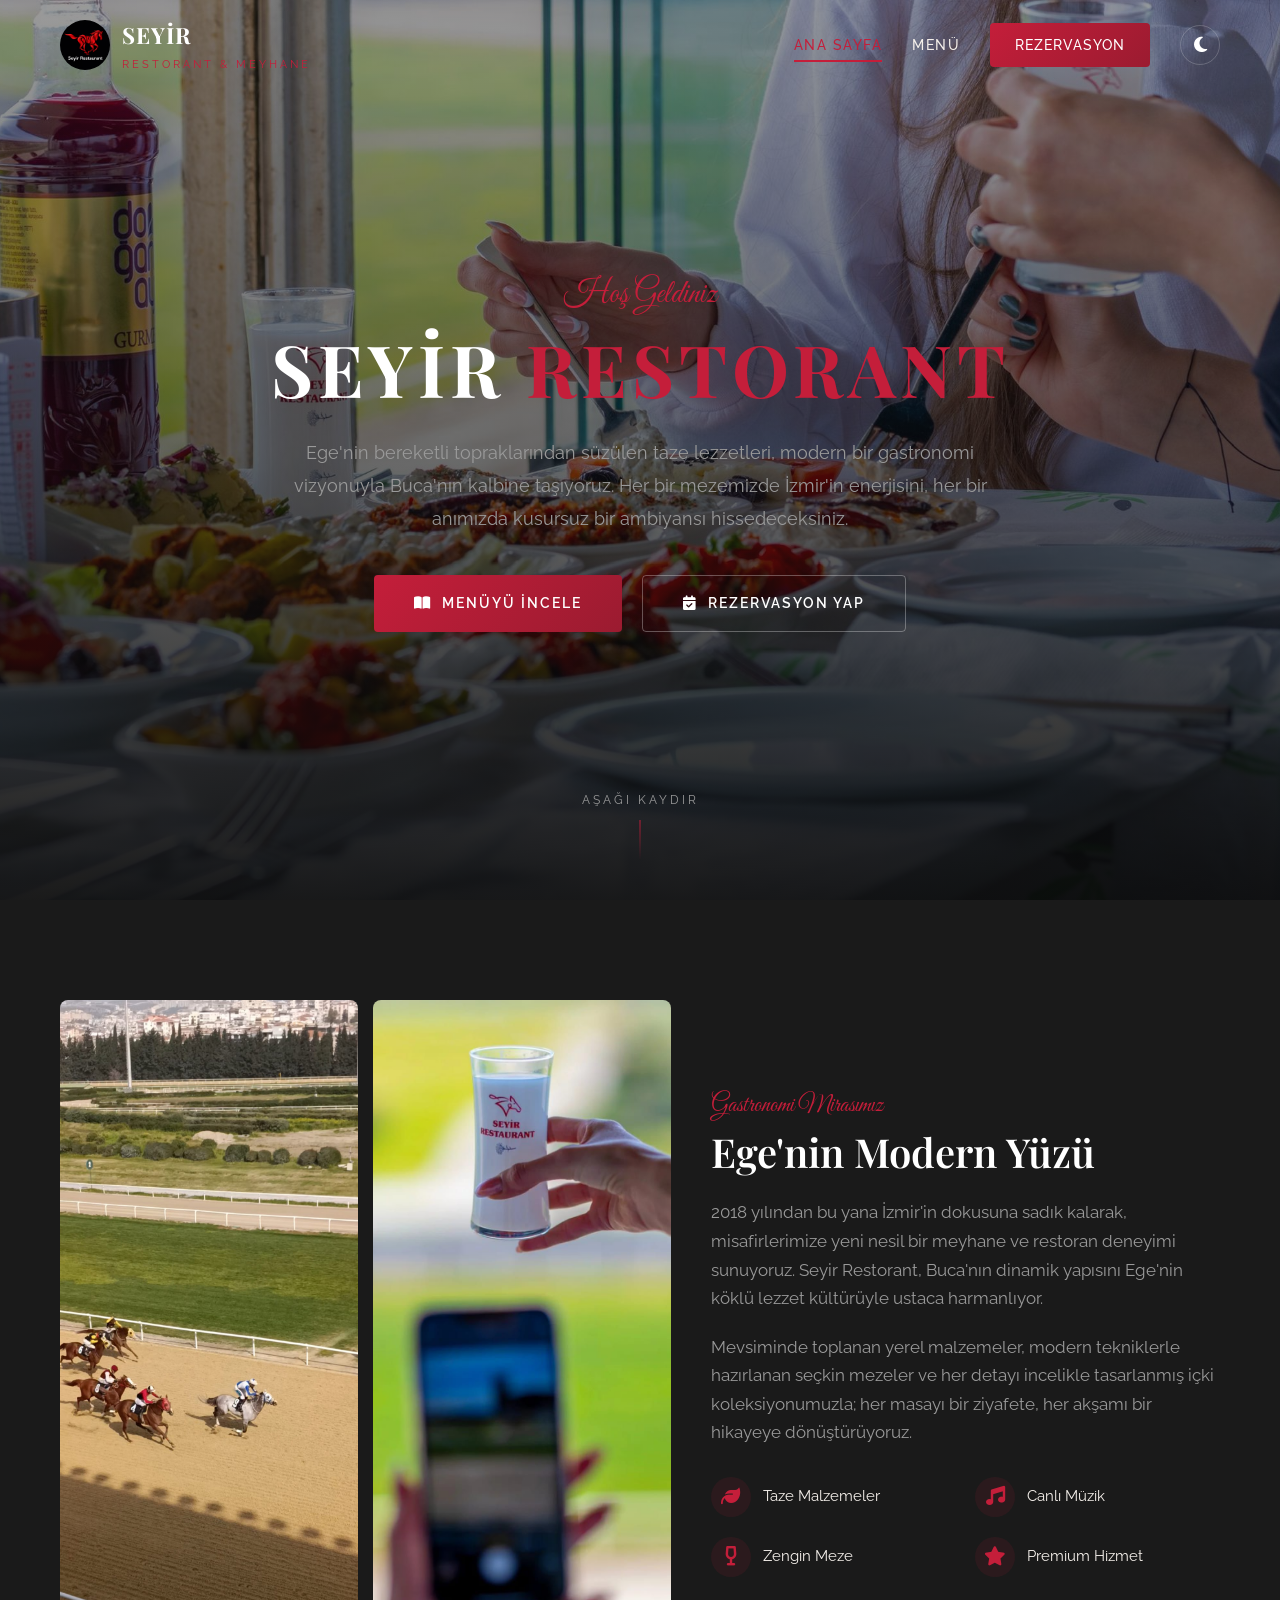
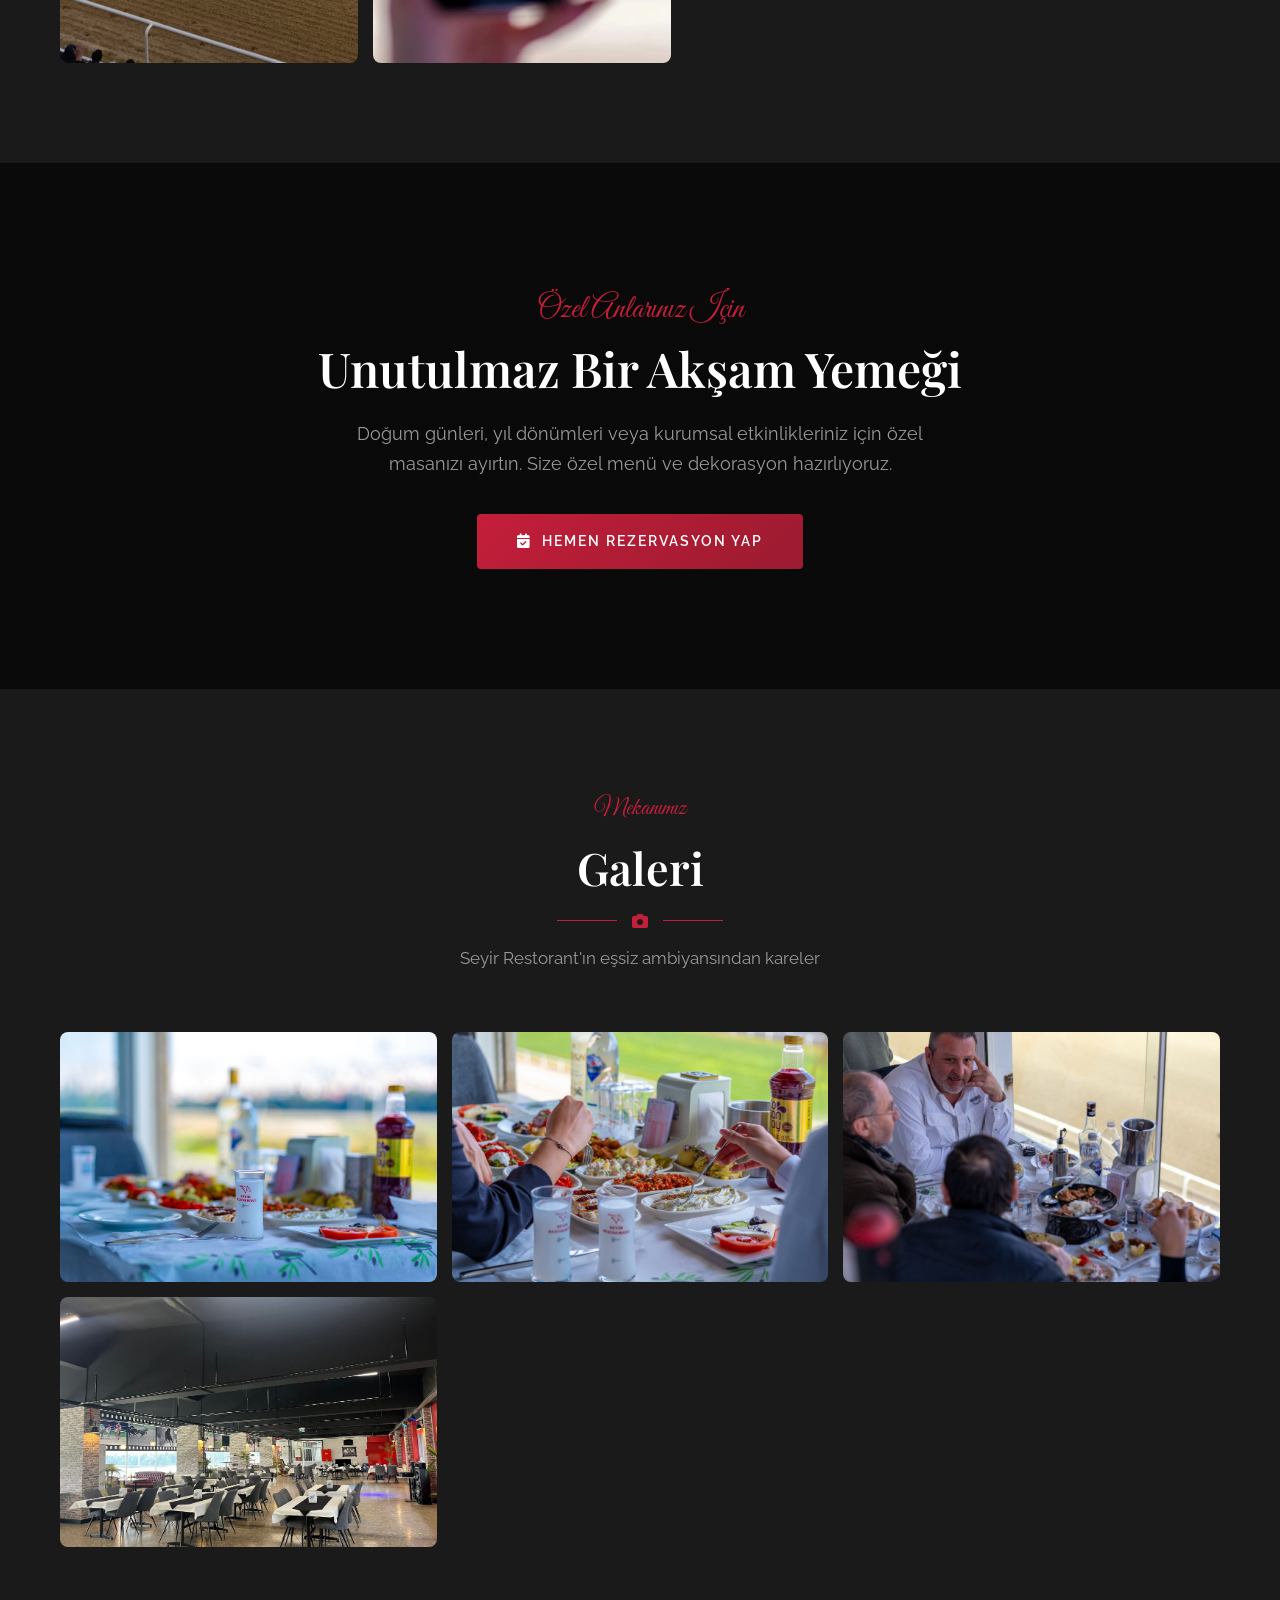
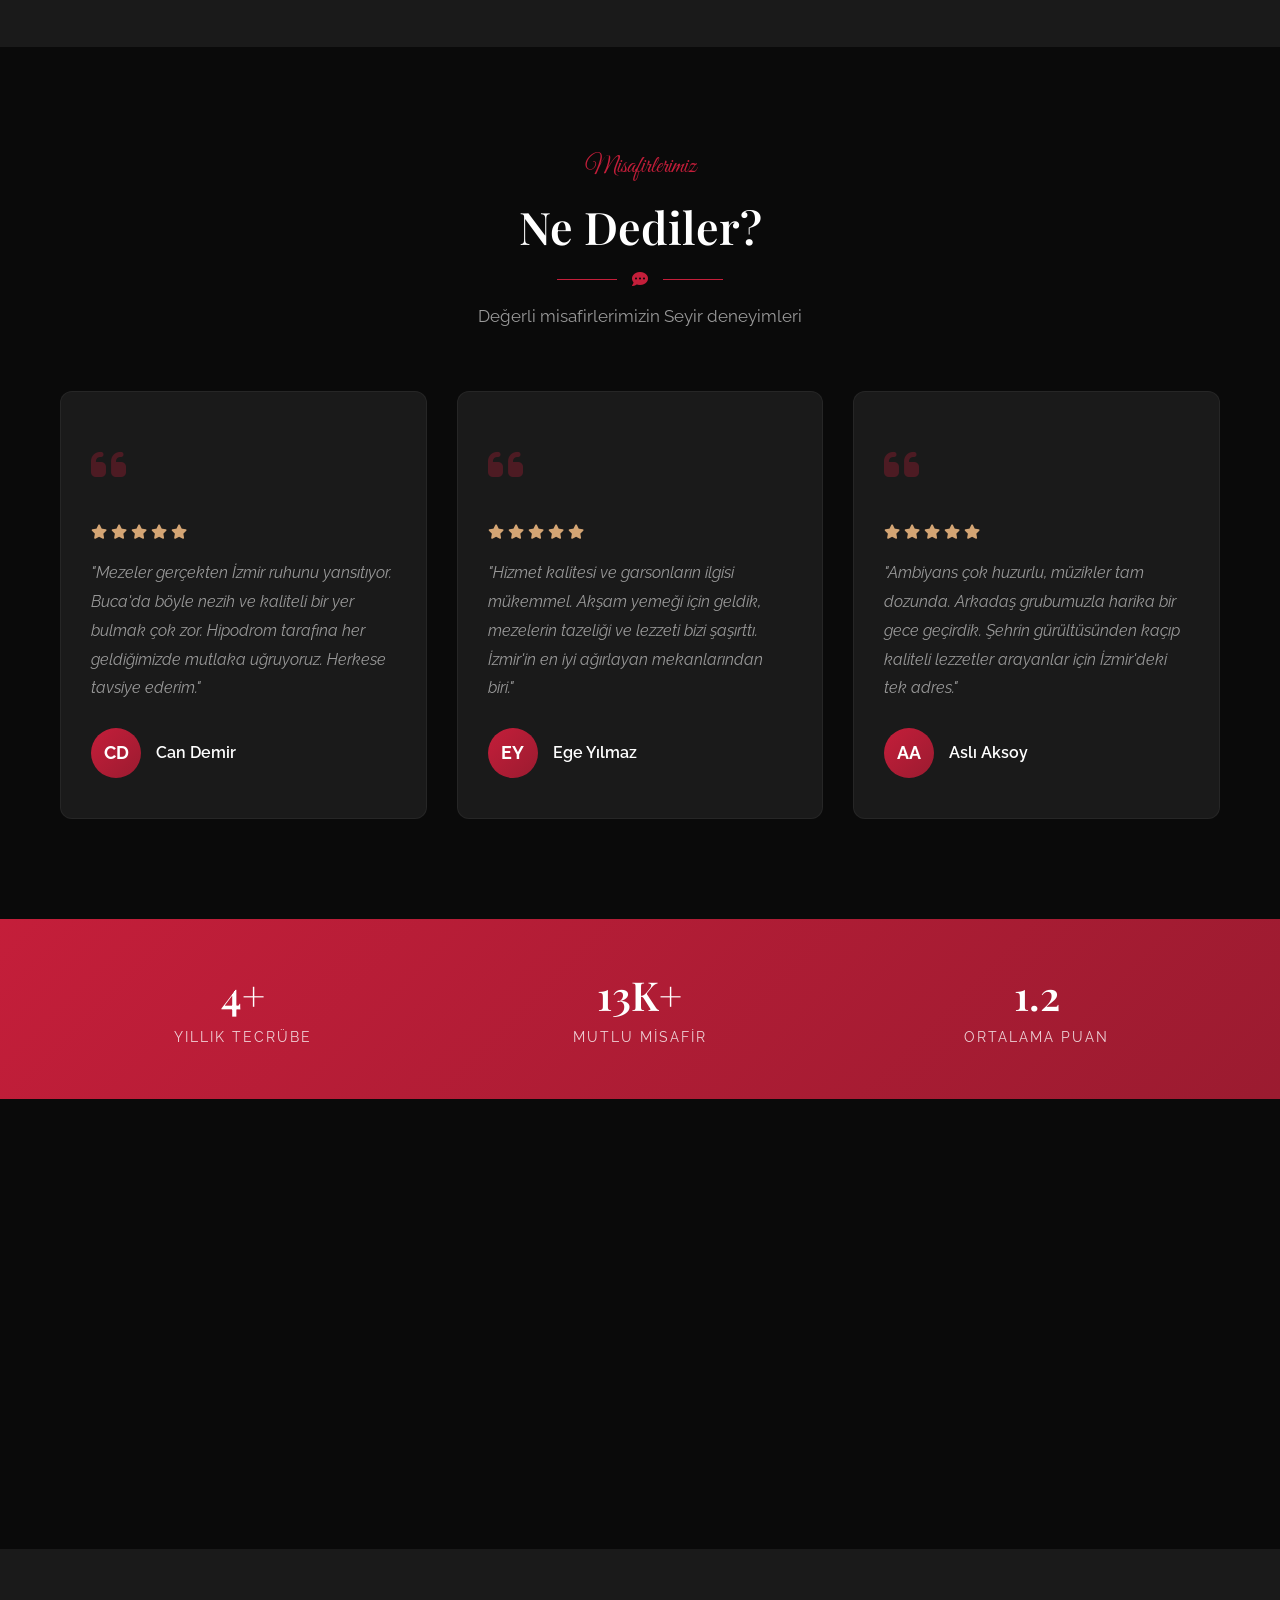
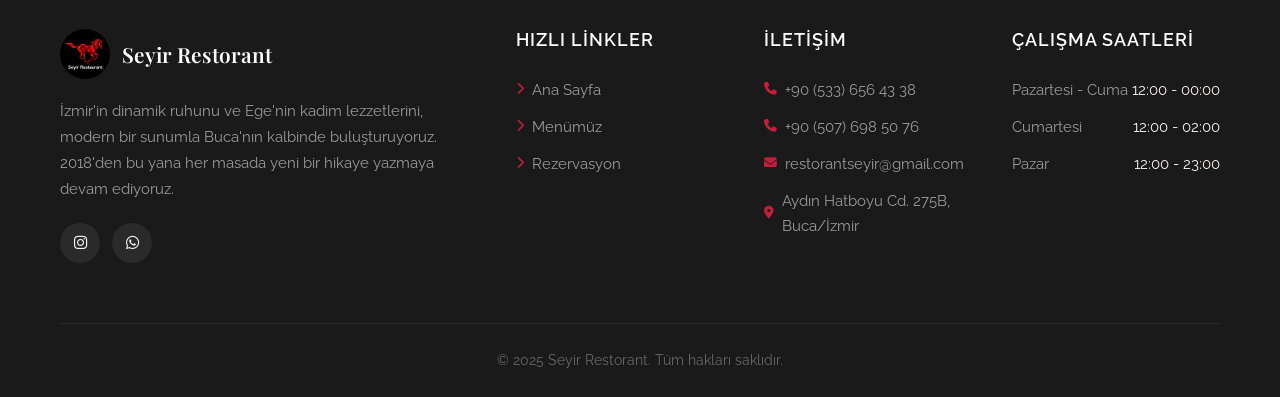
<file: seyirrestorant/index.html>
<!DOCTYPE html>
<html lang="tr">

<head>
  <meta charset="UTF-8">
  <meta name="viewport" content="width=device-width, initial-scale=1.0">
  <meta name="description"
    content="Seyir Restorant - İzmir'in kalbinde, Buca ve Hipodrom bölgesinin en prestijli lezzet ve meze deneyimi. Ege'nin taze dokunuşlarıyla modern meyhane kültürü.">
  <meta name="keywords"
    content="seyir restorant izmir, meyhane izmir, restorant hipodrom, restorant hipodrom, meyhane izmir, hipodrom meyhane, hipodrom mekan, seyir meyhane">
  <title>Seyir Restorant | Lezzet & Meze Dünyası</title>
  <link rel="icon" type="image/png" href="images/logo.png">
  <link rel="stylesheet" href="style.css">
  <link rel="stylesheet" href="https://cdnjs.cloudflare.com/ajax/libs/font-awesome/6.5.1/css/all.min.css">
  <script type="application/ld+json">
    {
      "@context": "https://schema.org",
      "@type": "Restaurant",
      "name": "Seyir Restorant",
      "image": "https://seyirrestorant.com/images/logo.png",
      "url": "https://seyirrestorant.com",
      "telephone": "+905076985076",
      "address": {
        "@type": "PostalAddress",
        "streetAddress": "Aydın Hatboyu Cd. 275B",
        "addressLocality": "Buca",
        "addressRegion": "İzmir",
        "postalCode": "35380",
        "addressCountry": "TR"
      },
      "openingHoursSpecification": [
        {
          "@type": "OpeningHoursSpecification",
          "dayOfWeek": ["Monday", "Tuesday", "Wednesday", "Thursday", "Friday"],
          "opens": "12:00",
          "closes": "00:00"
        },
        {
          "@type": "OpeningHoursSpecification",
          "dayOfWeek": "Saturday",
          "opens": "12:00",
          "closes": "02:00"
        },
        {
          "@type": "OpeningHoursSpecification",
          "dayOfWeek": "Sunday",
          "opens": "12:00",
          "closes": "23:00"
        }
      ],
      "servesCuisine": "Turkish, Meyhane",
      "priceRange": "₺₺"
    }
  </script>
</head>

<body>

  <!-- Preloader -->
  <div class="preloader" id="preloader">
    <div class="preloader-inner">
      <div class="loader-logo"><img src="images/logo.png" alt="Seyir Restorant Yükleme Logosu" width="300" height="300"></div>
      <div class="loader-bar" style="margin: 0 auto;"></div>
    </div>
  </div>

  <!-- Navbar -->
  <nav class="navbar" id="navbar">
    <div class="container">
      <a href="index.html" class="navbar-brand">
        <div class="logo-icon">
          <img src="images/logo.png" alt="Seyir Restorant Logo" width="50" height="50">
        </div>
        <div class="brand-text">
          <span class="brand-name">SEYİR</span>
          <span class="brand-tagline">Restorant & Meyhane</span>
        </div>
      </a>
      <div class="nav-links" id="navLinks">
        <a href="index.html" class="active">Ana Sayfa</a>
        <a href="menu.html">Menü</a>
        <a href="rezervasyon.html" class="btn-rezervasyon">Rezervasyon</a>
        <button id="themeToggle" class="theme-toggle" aria-label="Temayı değiştir">
          <i class="fas fa-moon"></i>
        </button>
      </div>
      <button class="hamburger" id="hamburger" aria-label="Menüyü aç">
        <span></span>
        <span></span>
        <span></span>
      </button>
    </div>
  </nav>

  <!-- Hero Section -->
  <section class="hero" id="hero">
    <div class="hero-bg"></div>
    <div class="hero-content">
      <span class="script-text">Hoş Geldiniz</span>
      <h1>Seyir <span>Restorant</span></h1>
      <p class="hero-desc">
        Ege'nin bereketli topraklarından süzülen taze lezzetleri, modern bir gastronomi vizyonuyla Buca'nın kalbine taşıyoruz. 
        Her bir mezemizde İzmir'in enerjisini, her bir anımızda kusursuz bir ambiyansı hissedeceksiniz.
      </p>
      <div class="hero-buttons">
        <a href="menu.html" class="btn-primary">
          <i class="fas fa-book-open"></i> Menüyü İncele
        </a>
        <a href="rezervasyon.html" class="btn-outline">
          <i class="fas fa-calendar-check"></i> Rezervasyon Yap
        </a>
      </div>
    </div>
    <div class="hero-scroll">
      AŞAĞI KAYDIR
      <div class="scroll-line"></div>
    </div>
  </section>

  <!-- Hakkımızda -->
  <section class="about-section" id="about">
    <div class="container">
      <div class="about-grid">
        <div class="about-images reveal">
          <div class="about-image-wrapper">
            <img src="images/egeninmodernyüzü.jpeg" alt="Seyir Restorant Lezzet" loading="lazy" decoding="async" width="600" height="400">
          </div>
          <div class="about-image-wrapper">
            <img src="images/bizkimiz.jpeg" alt="Seyir Restorant Biz Kimiz" loading="lazy" decoding="async" width="600" height="400">
          </div>
        </div>
        <div class="about-content reveal">
          <span class="script-title">Gastronomi Mirasımız</span>
          <h2>Ege'nin Modern Yüzü</h2>
          <p>
            2018 yılından bu yana İzmir'in dokusuna sadık kalarak, misafirlerimize yeni nesil bir meyhane ve restoran deneyimi sunuyoruz. 
            Seyir Restorant, Buca'nın dinamik yapısını Ege'nin köklü lezzet kültürüyle ustaca harmanlıyor.
          </p>
          <p>
            Mevsiminde toplanan yerel malzemeler, modern tekniklerle hazırlanan seçkin mezeler ve her detayı incelikle tasarlanmış içki 
            koleksiyonumuzla; her masayı bir ziyafete, her akşamı bir hikayeye dönüştürüyoruz.
          </p>
          <div class="about-features">
            <div class="about-feature">
              <i class="fas fa-leaf"></i>
              <span>Taze Malzemeler</span>
            </div>
            <div class="about-feature">
              <i class="fas fa-music"></i>
              <span>Canlı Müzik</span>
            </div>
            <div class="about-feature">
              <i class="fas fa-wine-glass-alt"></i>
              <span>Zengin Meze</span>
            </div>
            <div class="about-feature">
              <i class="fas fa-star"></i>
              <span>Premium Hizmet</span>
            </div>
          </div>
        </div>
      </div>
    </div>
  </section>


  <!-- CTA Section -->
  <section class="cta-section">
    <div class="cta-bg"></div>
    <div class="cta-content container reveal">
      <span class="script-text">Özel Anlarınız İçin</span>
      <h2>Unutulmaz Bir Akşam Yemeği</h2>
      <p>Doğum günleri, yıl dönümleri veya kurumsal etkinlikleriniz için özel masanızı ayırtın. Size özel menü ve
        dekorasyon hazırlıyoruz.</p>
      <a href="rezervasyon.html" class="btn-primary">
        <i class="fas fa-calendar-check"></i> Hemen Rezervasyon Yap
      </a>
    </div>
  </section>

  <!-- Galeri -->
  <section class="gallery-section">
    <div class="container">
      <div class="section-header reveal">
        <span class="script-title">Mekanımız</span>
        <h2>Galeri</h2>
        <div class="divider">
          <span></span>
          <i class="fas fa-camera"></i>
          <span></span>
        </div>
        <p>Seyir Restorant'ın eşsiz ambiyansından kareler</p>
      </div>
      <div class="gallery-grid reveal">
        <div class="gallery-item">
          <img src="images/seyirfoto1.jpeg" alt="Seyir Restorant Galeri 1" loading="lazy" decoding="async" width="400" height="400">
          <div class="gallery-overlay"><i class="fas fa-expand"></i></div>
        </div>
        <div class="gallery-item">
          <img src="images/seyirfoto2.jpeg" alt="Seyir Restorant Galeri 2" loading="lazy" decoding="async" width="400" height="400">
          <div class="gallery-overlay"><i class="fas fa-expand"></i></div>
        </div>
        <div class="gallery-item">
          <img src="images/seyirfoto3.jpeg" alt="Seyir Restorant Galeri 3" loading="lazy" decoding="async" width="400" height="400">
          <div class="gallery-overlay"><i class="fas fa-expand"></i></div>
        </div>
        <div class="gallery-item">
          <img src="images/seyirfoto4.jpeg" alt="Seyir Restorant Galeri 4" loading="lazy" decoding="async" width="400" height="400">
          <div class="gallery-overlay"><i class="fas fa-expand"></i></div>
        </div>
        <div class="gallery-item">
          <img src="images/seyirfoto5.jpeg" alt="Seyir Restorant Galeri 5" loading="lazy" decoding="async" width="400" height="400">
          <div class="gallery-overlay"><i class="fas fa-expand"></i></div>
        </div>
        <div class="gallery-item">
          <img src="images/seyirfoto6.jpeg" alt="Seyir Restorant Galeri 6" loading="lazy" decoding="async" width="400" height="400">
          <div class="gallery-overlay"><i class="fas fa-expand"></i></div>
        </div>
      </div>
    </div>
  </section>

  <!-- Yorumlar -->
  <section class="testimonials-section">
    <div class="container">
      <div class="section-header reveal">
        <span class="script-title">Misafirlerimiz</span>
        <h2>Ne Dediler?</h2>
        <div class="divider">
          <span></span>
          <i class="fas fa-comment-dots"></i>
          <span></span>
        </div>
        <p>Değerli misafirlerimizin Seyir deneyimleri</p>
      </div>
      <div class="testimonials-grid">
        <div class="testimonial-card reveal">
          <div class="quote-icon"><i class="fas fa-quote-left"></i></div>
          <div class="testimonial-stars">
            <i class="fas fa-star"></i>
            <i class="fas fa-star"></i>
            <i class="fas fa-star"></i>
            <i class="fas fa-star"></i>
            <i class="fas fa-star"></i>
          </div>
          <p>"Mezeler gerçekten İzmir ruhunu yansıtıyor. Buca'da böyle nezih ve kaliteli bir yer bulmak çok zor. Hipodrom tarafına her geldiğimizde mutlaka uğruyoruz. Herkese tavsiye ederim."</p>
          <div class="testimonial-author">
            <div class="author-avatar">CD</div>
            <div class="author-info">
              <h4>Can Demir</h4>
            </div>
          </div>
        </div>
        <div class="testimonial-card reveal">
          <div class="quote-icon"><i class="fas fa-quote-left"></i></div>
          <div class="testimonial-stars">
            <i class="fas fa-star"></i>
            <i class="fas fa-star"></i>
            <i class="fas fa-star"></i>
            <i class="fas fa-star"></i>
            <i class="fas fa-star"></i>
          </div>
          <p>"Hizmet kalitesi ve garsonların ilgisi mükemmel. Akşam yemeği için geldik, mezelerin tazeliği ve lezzeti bizi şaşırttı. İzmir'in en iyi ağırlayan mekanlarından biri."</p>
          <div class="testimonial-author">
            <div class="author-avatar">EY</div>
            <div class="author-info">
              <h4>Ege Yılmaz</h4>
            </div>
          </div>
        </div>
        <div class="testimonial-card reveal">
          <div class="quote-icon"><i class="fas fa-quote-left"></i></div>
          <div class="testimonial-stars">
            <i class="fas fa-star"></i>
            <i class="fas fa-star"></i>
            <i class="fas fa-star"></i>
            <i class="fas fa-star"></i>
            <i class="fas fa-star"></i>
          </div>
          <p>"Ambiyans çok huzurlu, müzikler tam dozunda. Arkadaş grubumuzla harika bir gece geçirdik. Şehrin gürültüsünden kaçıp kaliteli lezzetler arayanlar için İzmir'deki tek adres."</p>
          <div class="testimonial-author">
            <div class="author-avatar">AA</div>
            <div class="author-info">
              <h4>Aslı Aksoy</h4>
            </div>
          </div>
        </div>
      </div>
    </div>
  </section>

  <!-- Bilgi Bandı -->
  <section class="info-band">
    <div class="container">
      <div class="info-item reveal">
        <h3>15+</h3>
        <p>Yıllık Tecrübe</p>
      </div>
      <div class="info-item reveal">
        <h3>50K+</h3>
        <p>Mutlu Misafir</p>
      </div>

      <div class="info-item reveal">
        <h3>4.8</h3>
        <p>Ortalama Puan</p>
      </div>
    </div>
  </section>

  <!-- Harita (Karanlık Tema) -->
  <section class="map-section" style="filter: invert(90%) hue-rotate(180deg) brightness(85%) contrast(85%) sepia(10%);">
    <iframe
      src="https://maps.google.com/maps?q=Akıncılar,+Aydın+Hatboyu+Cd.+275B+35380+Buca+İzmir&output=embed&hl=tr"
      width="100%" height="400" style="border:0;" allowfullscreen="" loading="lazy"
      referrerpolicy="no-referrer-when-downgrade" title="Seyir Restorant Konum">
    </iframe>
  </section>

  <!-- Footer -->
  <footer class="footer">
    <div class="container">
      <div class="footer-grid">
        <div class="footer-about">
          <div class="footer-brand">
            <div class="logo-icon"><img src="images/logo.png" alt="Seyir Restorant Logo" width="60" height="60" loading="lazy"></div>
            <h3>Seyir Restorant</h3>
          </div>
          <p>İzmir'in dinamik ruhunu ve Ege'nin kadim lezzetlerini, modern bir sunumla Buca'nın kalbinde buluşturuyoruz. 
            2018'den bu yana her masada yeni bir hikaye yazmaya devam ediyoruz.</p>
          <div class="footer-social">
            <a href="https://www.instagram.com/seyirrestoran?igsh=MXRtNHVndGs3b2hhMg==" target="_blank" aria-label="Instagram"><i class="fab fa-instagram"></i></a>
            <a href="https://wa.me/905076985076" target="_blank" aria-label="WhatsApp"><i class="fab fa-whatsapp"></i></a>
          </div>
        </div>
        <div class="footer-col">
          <h4>Hızlı Linkler</h4>
          <ul>
            <li><a href="index.html"><i class="fas fa-chevron-right"></i> Ana Sayfa</a></li>
            <li><a href="menu.html"><i class="fas fa-chevron-right"></i> Menümüz</a></li>
            <li><a href="rezervasyon.html"><i class="fas fa-chevron-right"></i> Rezervasyon</a></li>
          </ul>
        </div>
        <div class="footer-col">
          <h4>İletişim</h4>
          <ul>
            <li><a href="tel:+905336564338"><i class="fas fa-phone"></i> +90 (533) 656 43 38</a></li>
            <li><a href="tel:+905076985076"><i class="fas fa-phone"></i> +90 (507) 698 50 76</a></li>
            <li><a href="mailto:restorantseyir@gmail.com"><i class="fas fa-envelope"></i> restorantseyir@gmail.com</a>
            </li>
            <li><a href="https://maps.google.com/maps?q=Aydın+Hatboyu+Cd.+275B+Buca+İzmir" target="_blank"><i class="fas fa-map-marker-alt"></i> Aydın Hatboyu Cd. 275B, Buca/İzmir</a></li>
          </ul>
        </div>
        <div class="footer-col">
          <h4>Çalışma Saatleri</h4>
          <ul class="footer-hours">
            <li><span>Pazartesi - Cuma</span> <span>12:00 - 00:00</span></li>
            <li><span>Cumartesi</span> <span>12:00 - 02:00</span></li>
            <li><span>Pazar</span> <span>12:00 - 23:00</span></li>
          </ul>
        </div>
      </div>
      <div class="footer-bottom">
        <p>&copy; 2025 Seyir Restorant. Tüm hakları saklıdır.</p>
      </div>
    </div>
  </footer>

  <script src="script.js"></script>
</body>

</html>
</file>
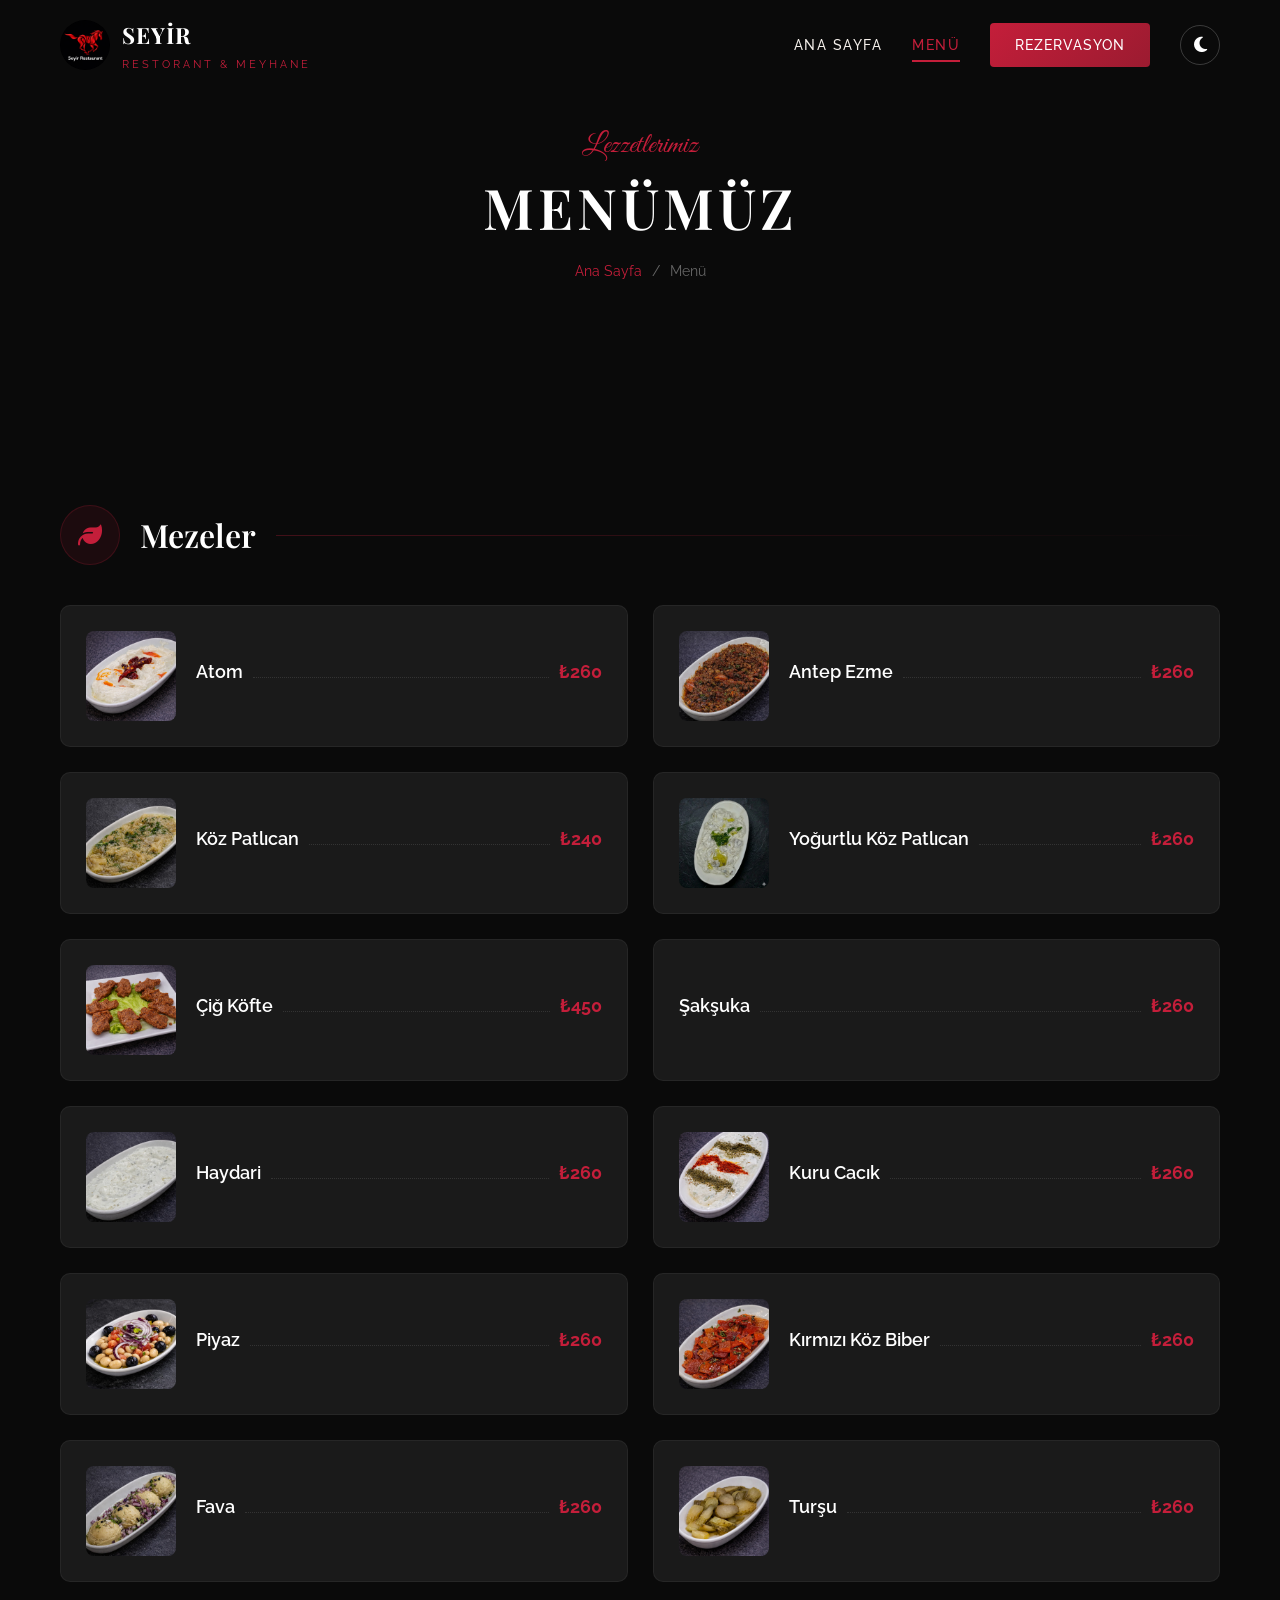
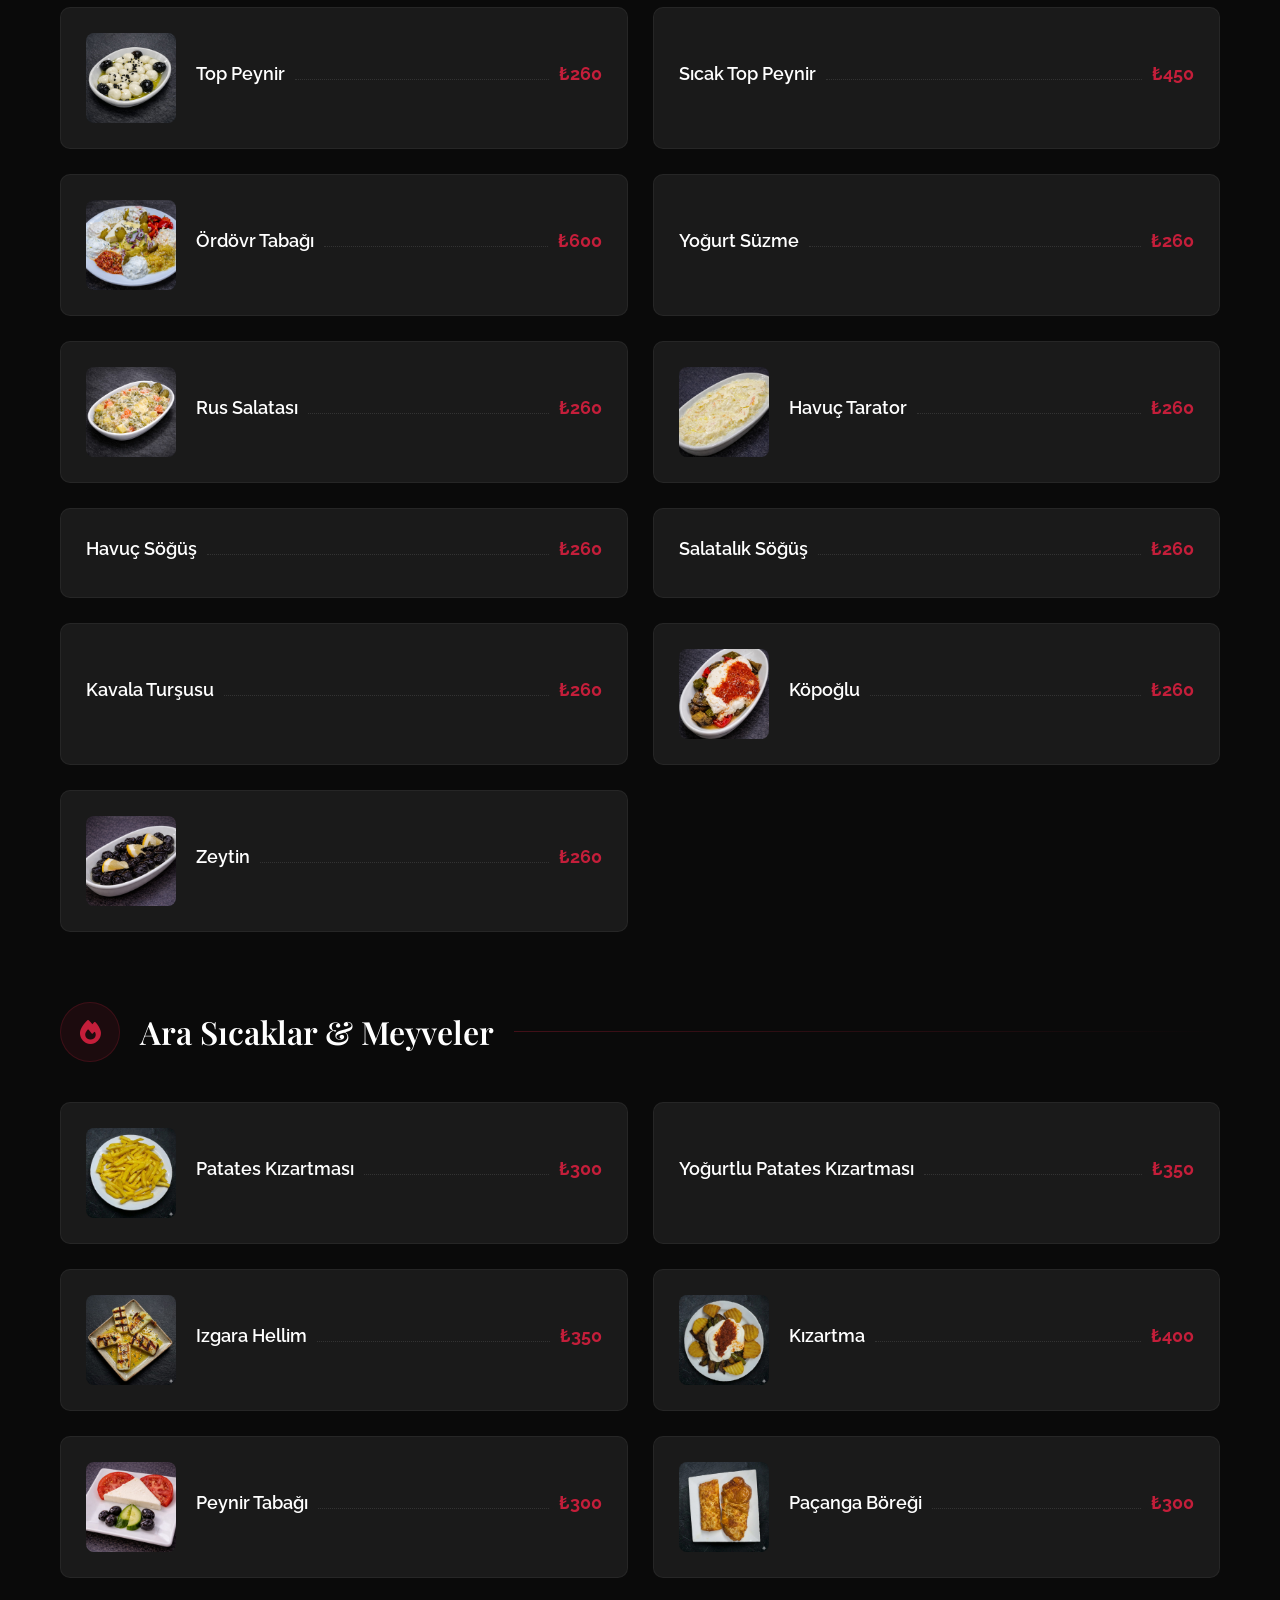
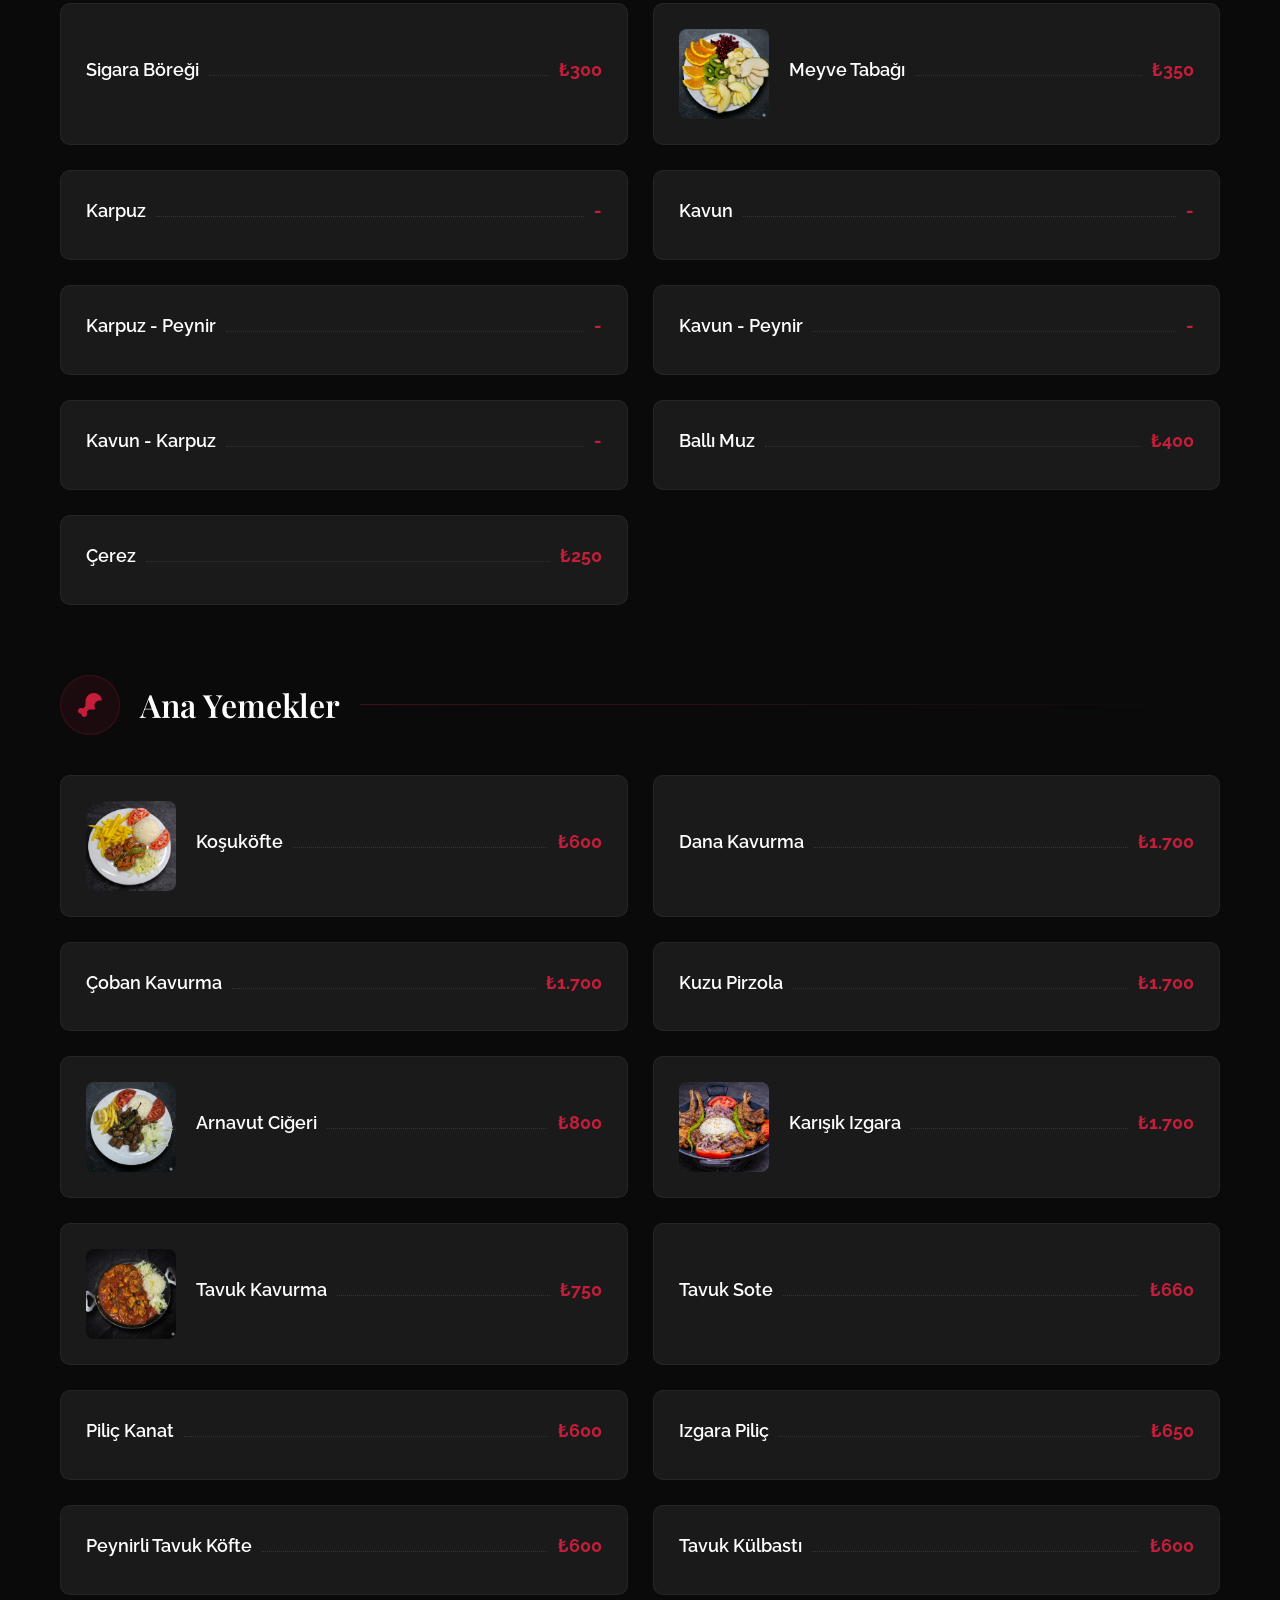
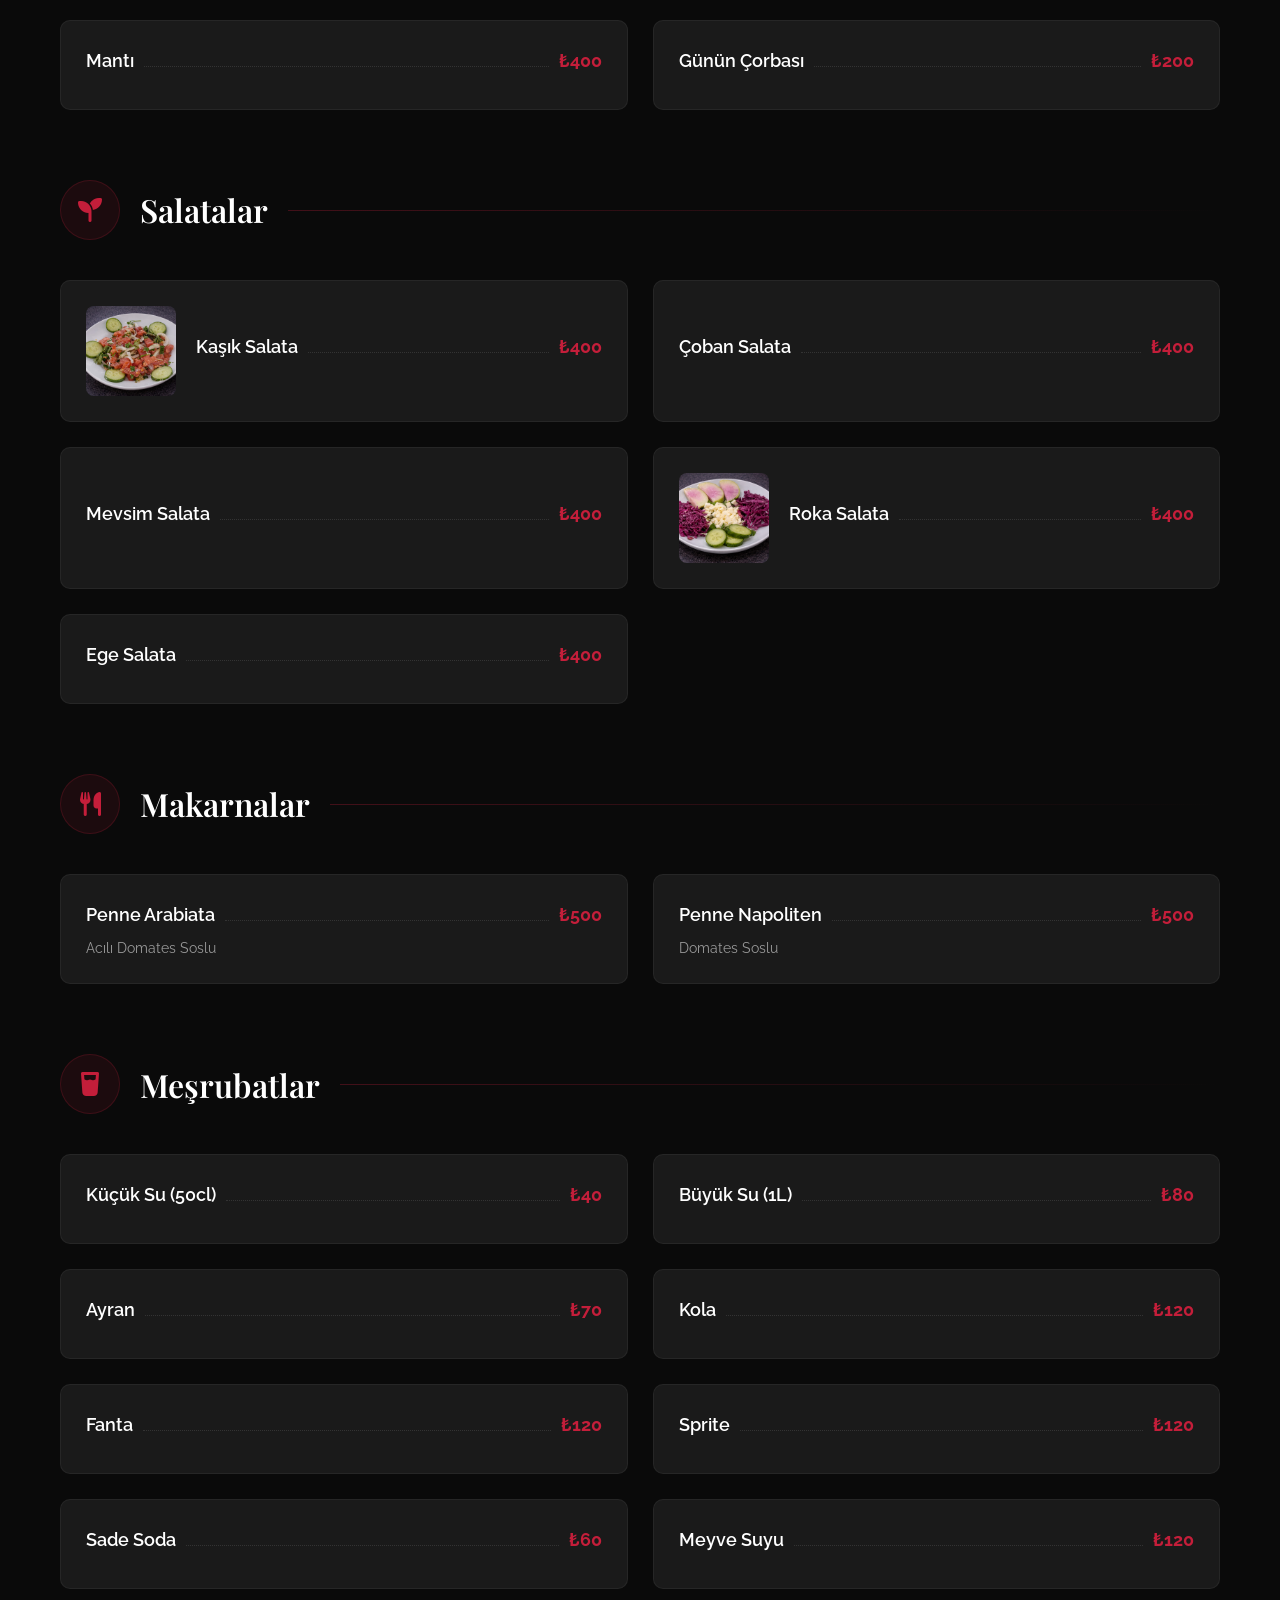
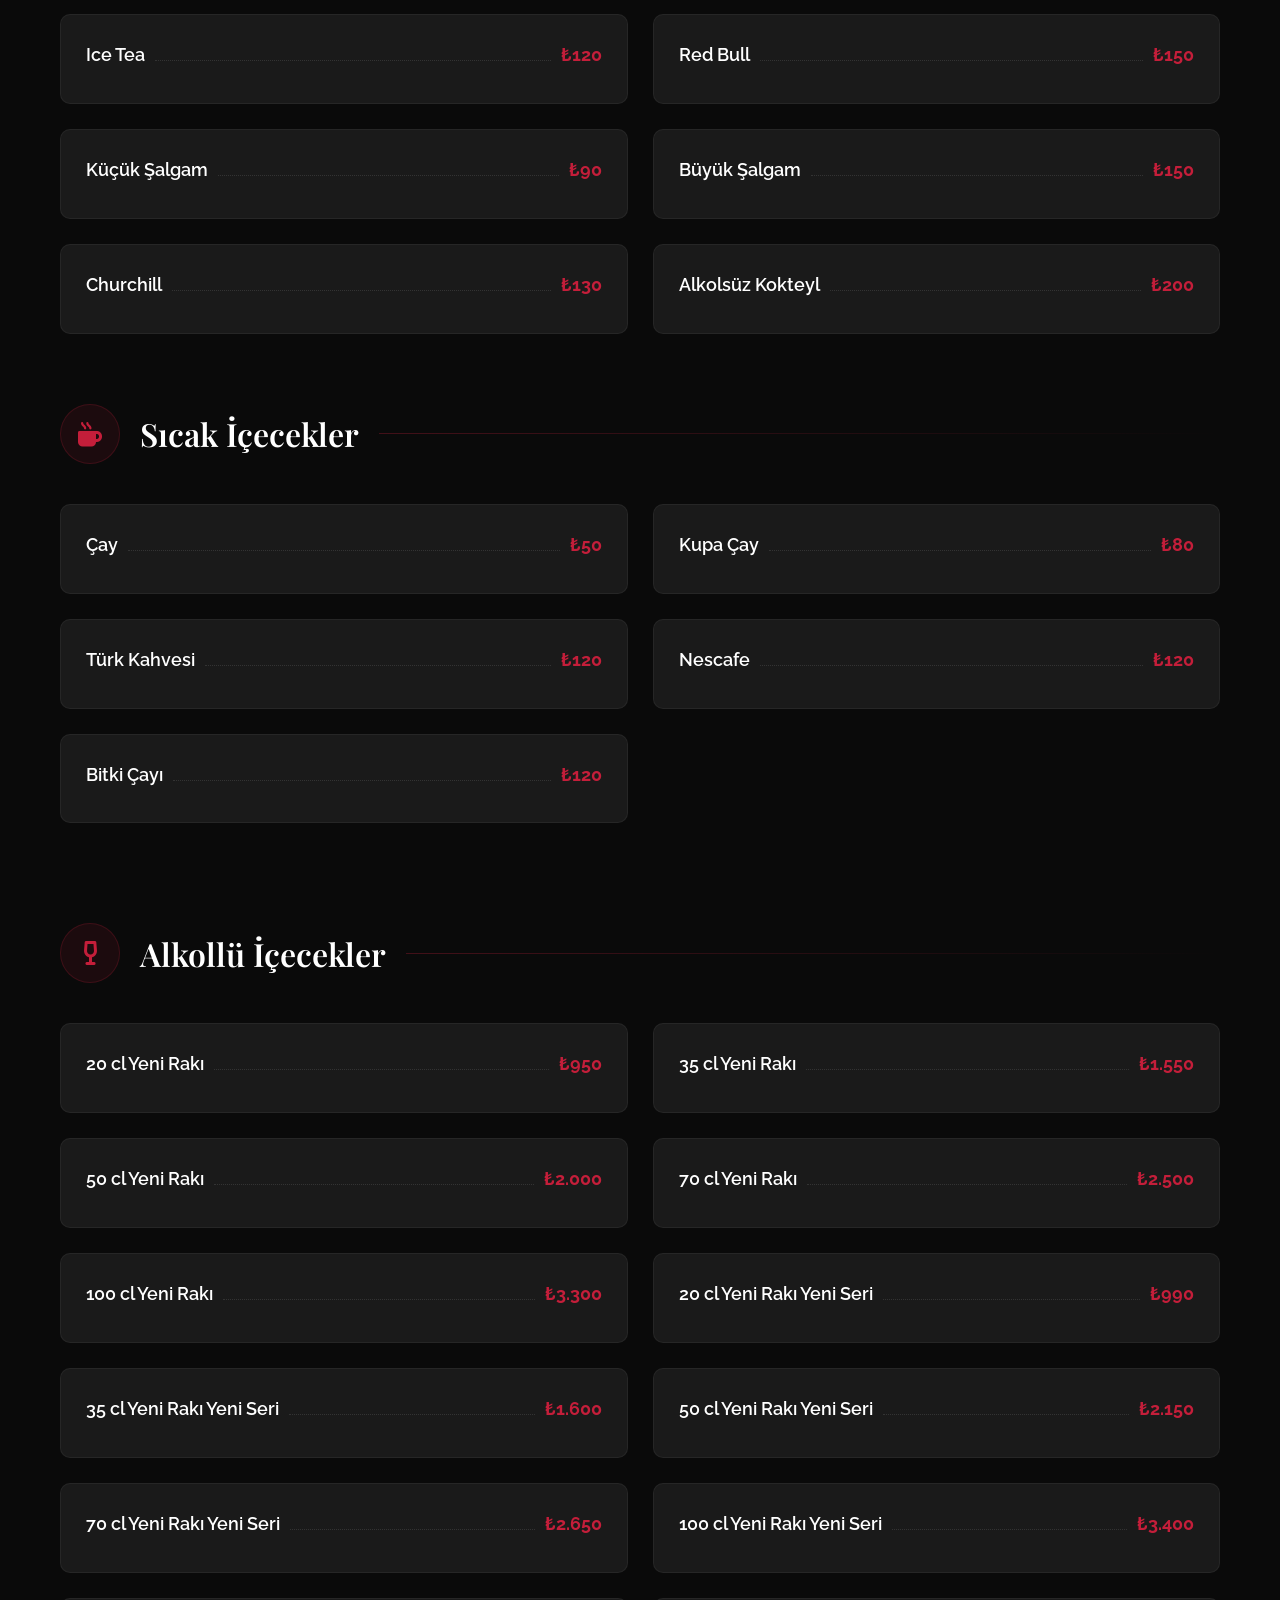
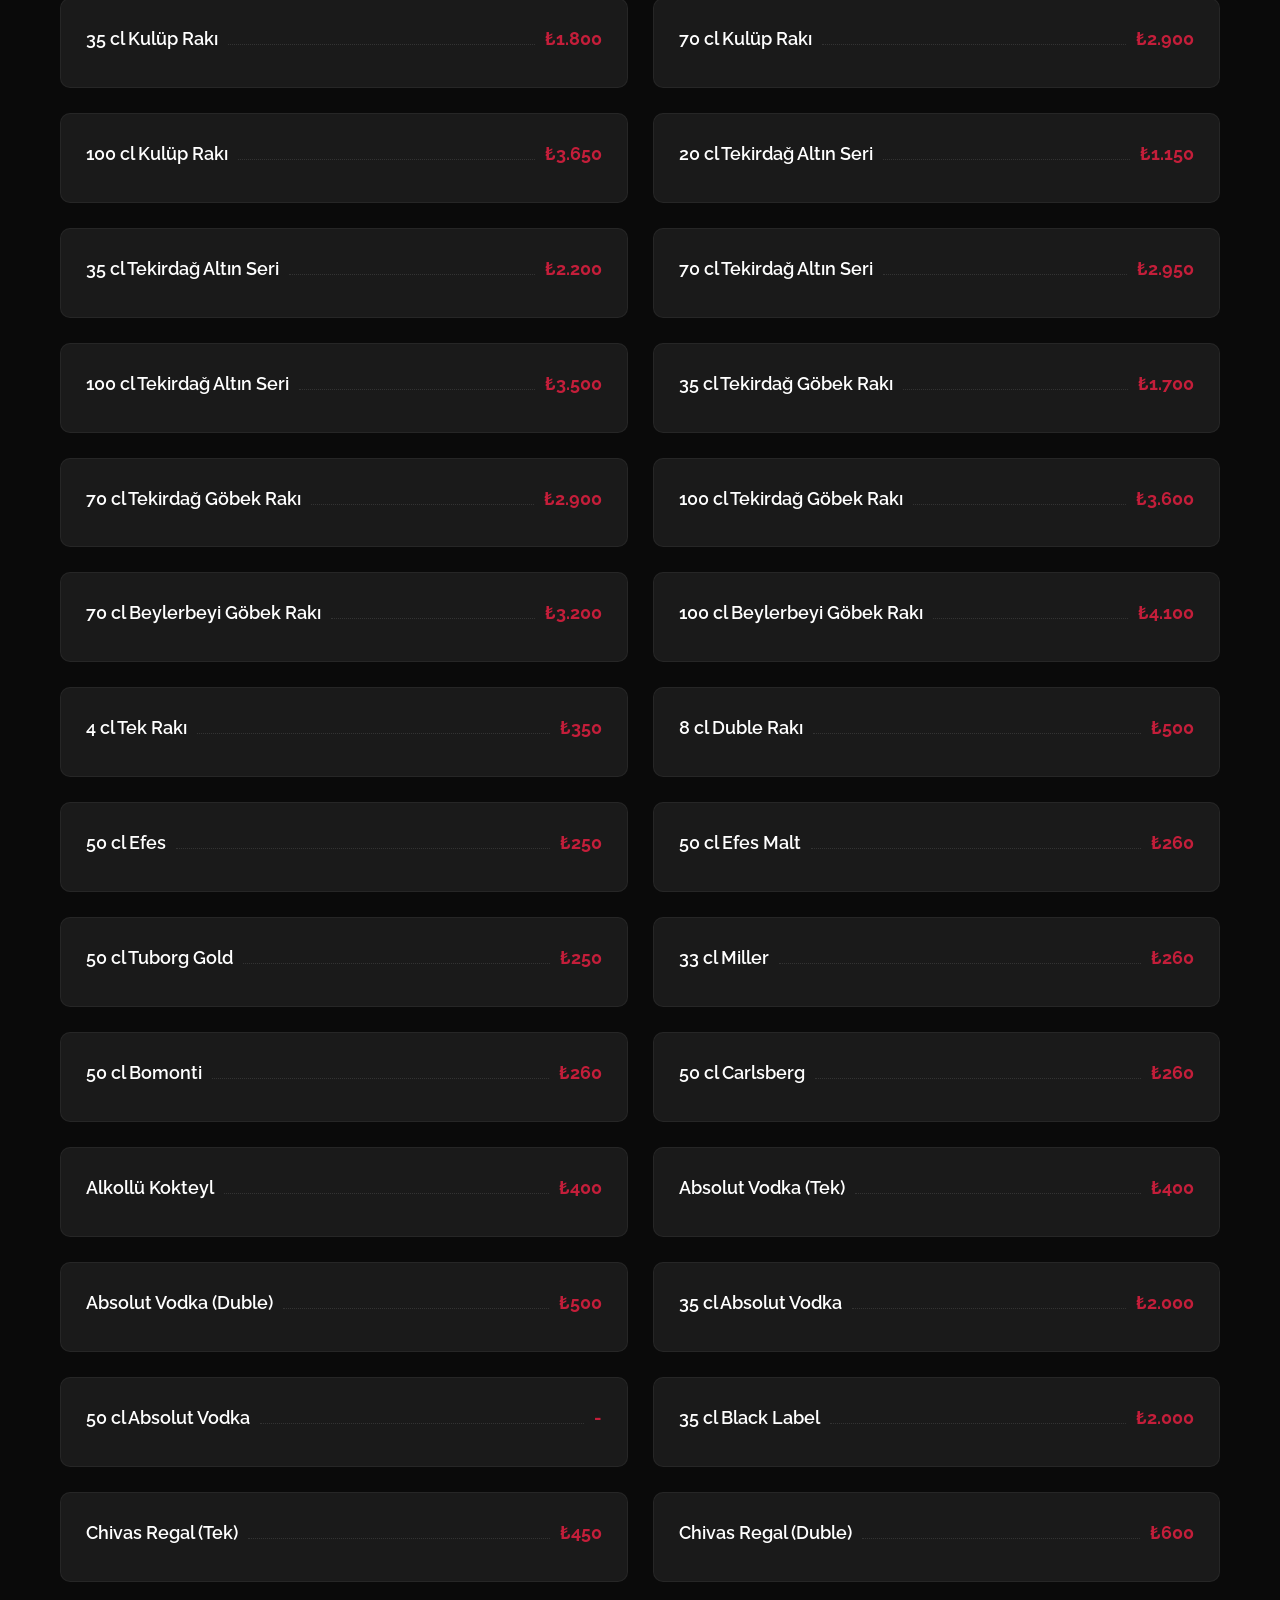
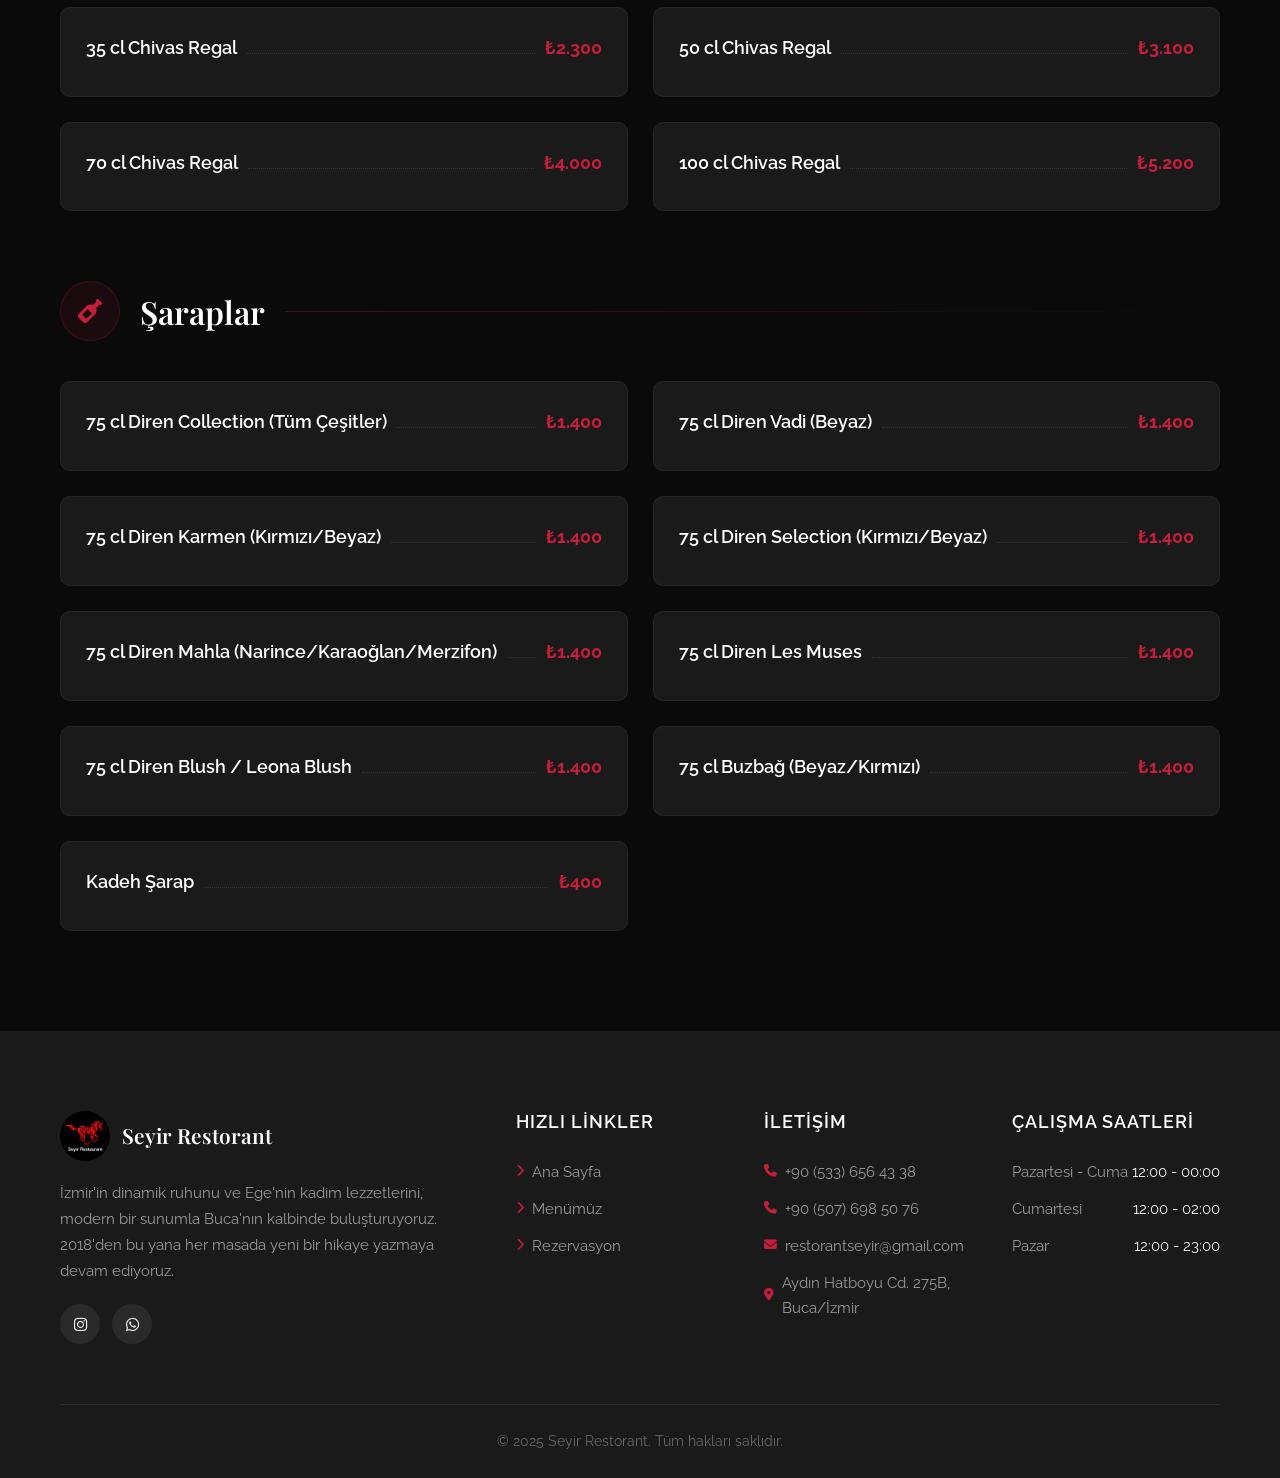
<file: seyirrestorant/menu.html>
<!DOCTYPE html>
<html lang="tr">

<head>
    <meta charset="UTF-8">
    <meta name="viewport" content="width=device-width, initial-scale=1.0">
    <meta name="description"
        content="Seyir Restorant Menü - Mezeler, ana yemekler, salatalar, makarnalar, içecekler ve şaraplar.">
    <meta name="keywords"
        content="seyir restorant izmir, meyhane izmir, restorant hipodrom, restorant hipodrom, meyhane izmir, hipodrom meyhane, hipodrom mekan, seyir meyhane">
    <title>Menü | Seyir Restorant</title>
    <link rel="icon" type="image/png" href="images/logo.png">
    <link rel="stylesheet" href="style.css">
    <link rel="stylesheet" href="https://cdnjs.cloudflare.com/ajax/libs/font-awesome/6.5.1/css/all.min.css">
</head>

<body>
    <div class="preloader" id="preloader">
        <div class="preloader-inner">
            <div class="loader-logo"><img src="images/logo.png" alt="Seyir Restorant Yükleme Logosu" width="300" height="300"></div>
            <div class="loader-bar" style="margin: 0 auto;"></div>
        </div>
    </div>
    <nav class="navbar" id="navbar">
        <div class="container">
            <a href="index.html" class="navbar-brand">
                <div class="logo-icon"><img src="images/logo.png" alt="Seyir Restorant Logo" width="50" height="50"></div>
                <div class="brand-text"><span class="brand-name">SEYİR</span><span class="brand-tagline">Restorant &amp;
                        Meyhane</span></div>
            </a>
            <div class="nav-links" id="navLinks">
                <a href="index.html">Ana Sayfa</a><a href="menu.html" class="active">Menü</a><a href="rezervasyon.html"
                    class="btn-rezervasyon">Rezervasyon</a>
                <button id="themeToggle" class="theme-toggle" aria-label="Temayı değiştir">
                    <i class="fas fa-moon"></i>
                </button>
            </div>
            <button class="hamburger" id="hamburger"
                aria-label="Menüyü aç"><span></span><span></span><span></span></button>
        </div>
    </nav>
    <section class="page-header">
        <div class="page-header-bg"
            style="background-image: url('https://images.unsplash.com/photo-1414235077428-338989a2e8c0?w=1920&amp;q=80');">
        </div>
        <div class="page-header-overlay"></div>
        <div class="page-header-content">
            <span class="script-text">Lezzetlerimiz</span>
            <h1>Menümüz</h1>
            <div class="breadcrumb"><a href="index.html">Ana Sayfa</a><span>/</span><span>Menü</span></div>
        </div>
    </section>
    <section class="menu-page-section">
        <div class="container">
            <!-- MEZELER -->
            <div class="menu-page-category reveal">
                <div class="menu-category-header">
                    <div class="cat-icon"><i class="fas fa-leaf"></i></div>
                    <h3>Mezeler</h3>
                    <div class="cat-line"></div>
                </div>
                <div class="menu-item-list">
                    <div class="menu-item">
                        <div class="menu-item-image">
                            <img src="images/restorantyemekler/atom.jpeg" alt="Atom" loading="lazy" decoding="async" width="90" height="90">
                        </div>
                        <div class="menu-item-info">
                            <div class="item-header">
                                <h4>Atom</h4><span class="item-dots"></span><span class="item-price">₺260</span>
                            </div>
                        </div>
                    </div>
                    <div class="menu-item">
                        <div class="menu-item-image">
                            <img src="images/restorantyemekler/antepezme.jpeg" alt="Antep Ezme" loading="lazy" decoding="async" width="90" height="90">
                        </div>
                        <div class="menu-item-info">
                            <div class="item-header">
                                <h4>Antep Ezme</h4><span class="item-dots"></span><span class="item-price">₺260</span>
                            </div>
                        </div>
                    </div>
                    <div class="menu-item">
                        <div class="menu-item-image">
                            <img src="images/restorantyemekler/közpatlıcan.jpeg" alt="Köz Patlıcan" loading="lazy" decoding="async" width="90" height="90">
                        </div>
                        <div class="menu-item-info">
                            <div class="item-header">
                                <h4>Köz Patlıcan</h4><span class="item-dots"></span><span class="item-price">₺240</span>
                            </div>
                        </div>
                    </div>
                    <div class="menu-item">
                        <div class="menu-item-image">
                            <img src="images/restorantyemekler/yogurtluközpatlıcan.jpeg" alt="Yoğurtlu Köz Patlıcan" loading="lazy" decoding="async" width="90" height="90">
                        </div>
                        <div class="menu-item-info">
                            <div class="item-header">
                                <h4>Yoğurtlu Köz Patlıcan</h4><span class="item-dots"></span><span
                                    class="item-price">₺260</span>
                            </div>
                        </div>
                    </div>
                    <div class="menu-item">
                        <div class="menu-item-image">
                            <img src="images/restorantyemekler/çiğköfte.jpeg" alt="Çiğ Köfte" loading="lazy" decoding="async" width="90" height="90">
                        </div>
                        <div class="menu-item-info">
                            <div class="item-header">
                                <h4>Çiğ Köfte</h4><span class="item-dots"></span><span class="item-price">₺450</span>
                            </div>
                        </div>
                    </div>
                    <div class="menu-item">
                        <div class="menu-item-info">
                            <div class="item-header">
                                <h4>Şakşuka</h4><span class="item-dots"></span><span class="item-price">₺260</span>
                            </div>
                        </div>
                    </div>
                    <div class="menu-item">
                        <div class="menu-item-image">
                            <img src="images/restorantyemekler/haydari.jpeg" alt="Haydari" loading="lazy" decoding="async" width="90" height="90">
                        </div>
                        <div class="menu-item-info">
                            <div class="item-header">
                                <h4>Haydari</h4><span class="item-dots"></span><span class="item-price">₺260</span>
                            </div>
                        </div>
                    </div>
                    <div class="menu-item">
                        <div class="menu-item-image">
                            <img src="images/restorantyemekler/kurucacık.jpeg" alt="Kuru Cacık" loading="lazy" decoding="async" width="90" height="90">
                        </div>
                        <div class="menu-item-info">
                            <div class="item-header">
                                <h4>Kuru Cacık</h4><span class="item-dots"></span><span class="item-price">₺260</span>
                            </div>
                        </div>
                    </div>
                    <div class="menu-item">
                        <div class="menu-item-image">
                            <img src="images/restorantyemekler/piyaz.jpeg" alt="Piyaz" loading="lazy" decoding="async" width="90" height="90">
                        </div>
                        <div class="menu-item-info">
                            <div class="item-header">
                                <h4>Piyaz</h4><span class="item-dots"></span><span class="item-price">₺260</span>
                            </div>
                        </div>
                    </div>
                    <div class="menu-item">
                        <div class="menu-item-image">
                            <img src="images/restorantyemekler/kırmızıközbiber.jpeg" alt="Kırmızı Köz Biber" loading="lazy" decoding="async" width="90" height="90">
                        </div>
                        <div class="menu-item-info">
                            <div class="item-header">
                                <h4>Kırmızı Köz Biber</h4><span class="item-dots"></span><span
                                    class="item-price">₺260</span>
                            </div>
                        </div>
                    </div>
                    <div class="menu-item">
                        <div class="menu-item-image">
                            <img src="images/restorantyemekler/fava.jpeg" alt="Fava" loading="lazy" decoding="async" width="90" height="90">
                        </div>
                        <div class="menu-item-info">
                            <div class="item-header">
                                <h4>Fava</h4><span class="item-dots"></span><span class="item-price">₺260</span>
                            </div>
                        </div>
                    </div>
                    <div class="menu-item">
                        <div class="menu-item-image">
                            <img src="images/restorantyemekler/turşu.jpeg" alt="Turşu" loading="lazy" decoding="async" width="90" height="90">
                        </div>
                        <div class="menu-item-info">
                            <div class="item-header">
                                <h4>Turşu</h4><span class="item-dots"></span><span class="item-price">₺260</span>
                            </div>
                        </div>
                    </div>
                    <div class="menu-item">
                        <div class="menu-item-image">
                            <img src="images/restorantyemekler/toppeynir.jpeg" alt="Top Peynir" loading="lazy" decoding="async" width="90" height="90">
                        </div>
                        <div class="menu-item-info">
                            <div class="item-header">
                                <h4>Top Peynir</h4><span class="item-dots"></span><span class="item-price">₺260</span>
                            </div>
                        </div>
                    </div>
                    <div class="menu-item">
                        <div class="menu-item-info">
                            <div class="item-header">
                                <h4>Sıcak Top Peynir</h4><span class="item-dots"></span><span
                                    class="item-price">₺450</span>
                            </div>
                        </div>
                    </div>
                    <div class="menu-item">
                        <div class="menu-item-image">
                            <img src="images/restorantyemekler/ordövr.png" alt="Ördövr Tabağı" loading="lazy" decoding="async" width="90" height="90">
                        </div>
                        <div class="menu-item-info">
                            <div class="item-header">
                                <h4>Ördövr Tabağı</h4><span class="item-dots"></span><span
                                    class="item-price">₺600</span>
                            </div>
                        </div>
                    </div>
                    <div class="menu-item">
                        <div class="menu-item-info">
                            <div class="item-header">
                                <h4>Yoğurt Süzme</h4><span class="item-dots"></span><span class="item-price">₺260</span>
                            </div>
                        </div>
                    </div>
                    <div class="menu-item">
                        <div class="menu-item-image">
                            <img src="images/restorantyemekler/russalatası.jpeg" alt="Rus Salatası" loading="lazy" decoding="async" width="90" height="90">
                        </div>
                        <div class="menu-item-info">
                            <div class="item-header">
                                <h4>Rus Salatası</h4><span class="item-dots"></span><span class="item-price">₺260</span>
                            </div>
                        </div>
                    </div>
                    <div class="menu-item">
                        <div class="menu-item-image">
                            <img src="images/restorantyemekler/havuç tarator.jpeg" alt="Havuç Tarator" loading="lazy" decoding="async" width="90" height="90">
                        </div>
                        <div class="menu-item-info">
                            <div class="item-header">
                                <h4>Havuç Tarator</h4><span class="item-dots"></span><span
                                    class="item-price">₺260</span>
                            </div>
                        </div>
                    </div>
                    <div class="menu-item">
                        <div class="menu-item-info">
                            <div class="item-header">
                                <h4>Havuç Söğüş</h4><span class="item-dots"></span><span class="item-price">₺260</span>
                            </div>
                        </div>
                    </div>
                    <div class="menu-item">
                        <div class="menu-item-info">
                            <div class="item-header">
                                <h4>Salatalık Söğüş</h4><span class="item-dots"></span><span
                                    class="item-price">₺260</span>
                            </div>
                        </div>
                    </div>
                    <div class="menu-item">
                        <div class="menu-item-info">
                            <div class="item-header">
                                <h4>Kavala Turşusu</h4><span class="item-dots"></span><span
                                    class="item-price">₺260</span>
                            </div>
                        </div>
                    </div>
                    <div class="menu-item">
                        <div class="menu-item-image">
                            <img src="images/restorantyemekler/köpeoglu.jpeg" alt="Köpoğlu" loading="lazy" decoding="async" width="90" height="90">
                        </div>
                        <div class="menu-item-info">
                            <div class="item-header">
                                <h4>Köpoğlu</h4><span class="item-dots"></span><span class="item-price">₺260</span>
                            </div>
                        </div>
                    </div>
                    <div class="menu-item">
                        <div class="menu-item-image">
                            <img src="images/restorantyemekler/zeytin.jpeg" alt="Zeytin" loading="lazy" decoding="async" width="90" height="90">
                        </div>
                        <div class="menu-item-info">
                            <div class="item-header">
                                <h4>Zeytin</h4><span class="item-dots"></span><span class="item-price">₺260</span>
                            </div>
                        </div>
                    </div>
                </div>
            </div>
            <!-- ARA SICAKLAR -->
            <div class="menu-page-category reveal">
                <div class="menu-category-header">
                    <div class="cat-icon"><i class="fas fa-fire"></i></div>
                    <h3>Ara Sıcaklar &amp; Meyveler</h3>
                    <div class="cat-line"></div>
                </div>
                <div class="menu-item-list">
                    <div class="menu-item">
                        <div class="menu-item-image">
                            <img src="images/restorantyemekler/patates kızartması.jpeg" alt="Patates Kızartması" loading="lazy" decoding="async" width="90" height="90">
                        </div>
                        <div class="menu-item-info">
                            <div class="item-header">
                                <h4>Patates Kızartması</h4><span class="item-dots"></span><span
                                    class="item-price">₺300</span>
                            </div>
                        </div>
                    </div>
                    <div class="menu-item">
                        <div class="menu-item-info">
                            <div class="item-header">
                                <h4>Yoğurtlu Patates Kızartması</h4><span class="item-dots"></span><span
                                    class="item-price">₺350</span>
                            </div>
                        </div>
                    </div>
                    <div class="menu-item">
                        <div class="menu-item-image">
                            <img src="images/restorantyemekler/ızgarahellim.jpeg" alt="Izgara Hellim" loading="lazy" decoding="async" width="90" height="90">
                        </div>
                        <div class="menu-item-info">
                            <div class="item-header">
                                <h4>Izgara Hellim</h4><span class="item-dots"></span><span
                                    class="item-price">₺350</span>
                            </div>
                        </div>
                    </div>
                    <div class="menu-item">
                        <div class="menu-item-image">
                            <img src="images/restorantyemekler/kızartma tabagı.jpeg" alt="Kızartma" loading="lazy" decoding="async" width="90" height="90">
                        </div>
                        <div class="menu-item-info">
                            <div class="item-header">
                                <h4>Kızartma</h4><span class="item-dots"></span><span class="item-price">₺400</span>
                            </div>
                        </div>
                    </div>
                    <div class="menu-item">
                        <div class="menu-item-image">
                            <img src="images/restorantyemekler/peynirtabagı.jpeg" alt="Peynir Tabağı" loading="lazy" decoding="async" width="90" height="90">
                        </div>
                        <div class="menu-item-info">
                            <div class="item-header">
                                <h4>Peynir Tabağı</h4><span class="item-dots"></span><span
                                    class="item-price">₺300</span>
                            </div>
                        </div>
                    </div>
                    <div class="menu-item">
                        <div class="menu-item-image">
                            <img src="images/restorantyemekler/paçangaböregi.jpeg" alt="Paçanga Böreği" loading="lazy" decoding="async" width="90" height="90">
                        </div>
                        <div class="menu-item-info">
                            <div class="item-header">
                                <h4>Paçanga Böreği</h4><span class="item-dots"></span><span
                                    class="item-price">₺300</span>
                            </div>
                        </div>
                    </div>
                    <div class="menu-item">
                        <div class="menu-item-info">
                            <div class="item-header">
                                <h4>Sigara Böreği</h4><span class="item-dots"></span><span
                                    class="item-price">₺300</span>
                            </div>
                        </div>
                    </div>
                    <div class="menu-item">
                        <div class="menu-item-image">
                            <img src="images/restorantyemekler/meyvetabagı.jpeg" alt="Meyve Tabağı" loading="lazy" decoding="async" width="90" height="90">
                        </div>
                        <div class="menu-item-info">
                            <div class="item-header">
                                <h4>Meyve Tabağı</h4><span class="item-dots"></span><span class="item-price">₺350</span>
                            </div>
                        </div>
                    </div>
                    <div class="menu-item">
                        <div class="menu-item-info">
                            <div class="item-header">
                                <h4>Karpuz</h4><span class="item-dots"></span><span class="item-price">-</span>
                            </div>
                        </div>
                    </div>
                    <div class="menu-item">
                        <div class="menu-item-info">
                            <div class="item-header">
                                <h4>Kavun</h4><span class="item-dots"></span><span class="item-price">-</span>
                            </div>
                        </div>
                    </div>
                    <div class="menu-item">
                        <div class="menu-item-info">
                            <div class="item-header">
                                <h4>Karpuz - Peynir</h4><span class="item-dots"></span><span class="item-price">-</span>
                            </div>
                        </div>
                    </div>
                    <div class="menu-item">
                        <div class="menu-item-info">
                            <div class="item-header">
                                <h4>Kavun - Peynir</h4><span class="item-dots"></span><span class="item-price">-</span>
                            </div>
                        </div>
                    </div>
                    <div class="menu-item">
                        <div class="menu-item-info">
                            <div class="item-header">
                                <h4>Kavun - Karpuz</h4><span class="item-dots"></span><span class="item-price">-</span>
                            </div>
                        </div>
                    </div>
                    <div class="menu-item">
                        <div class="menu-item-info">
                            <div class="item-header">
                                <h4>Ballı Muz</h4><span class="item-dots"></span><span class="item-price">₺400</span>
                            </div>
                        </div>
                    </div>
                    <div class="menu-item">
                        <div class="menu-item-info">
                            <div class="item-header">
                                <h4>Çerez</h4><span class="item-dots"></span><span class="item-price">₺250</span>
                            </div>
                        </div>
                    </div>
                </div>
            </div>
            <!-- ANA YEMEKLER -->
            <div class="menu-page-category reveal">
                <div class="menu-category-header">
                    <div class="cat-icon"><i class="fas fa-drumstick-bite"></i></div>
                    <h3>Ana Yemekler</h3>
                    <div class="cat-line"></div>
                </div>
                <div class="menu-item-list">
                    <div class="menu-item">
                        <div class="menu-item-image">
                            <img src="images/restorantyemekler/koşuköfte.jpeg" alt="Koşuköfte" loading="lazy" decoding="async" width="90" height="90">
                        </div>
                        <div class="menu-item-info">
                            <div class="item-header">
                                <h4>Koşuköfte</h4><span class="item-dots"></span><span class="item-price">₺600</span>
                            </div>
                        </div>
                    </div>
                    <div class="menu-item">
                        <div class="menu-item-info">
                            <div class="item-header">
                                <h4>Dana Kavurma</h4><span class="item-dots"></span><span
                                    class="item-price">₺1.700</span>
                            </div>
                        </div>
                    </div>
                    <div class="menu-item">
                        <div class="menu-item-info">
                            <div class="item-header">
                                <h4>Çoban Kavurma</h4><span class="item-dots"></span><span
                                    class="item-price">₺1.700</span>
                            </div>
                        </div>
                    </div>
                    <div class="menu-item">
                        <div class="menu-item-info">
                            <div class="item-header">
                                <h4>Kuzu Pirzola</h4><span class="item-dots"></span><span
                                    class="item-price">₺1.700</span>
                            </div>
                        </div>
                    </div>
                    <div class="menu-item">
                        <div class="menu-item-image">
                            <img src="images/restorantyemekler/arnavutcigeri.jpeg" alt="Arnavut Ciğeri" loading="lazy" decoding="async" width="90" height="90">
                        </div>
                        <div class="menu-item-info">
                            <div class="item-header">
                                <h4>Arnavut Ciğeri</h4><span class="item-dots"></span><span
                                    class="item-price">₺800</span>
                            </div>
                        </div>
                    </div>
                    <div class="menu-item">
                        <div class="menu-item-image">
                            <img src="images/restorantyemekler/ızgarakarışık.png" alt="Karışık Izgara" loading="lazy" decoding="async" width="90" height="90">
                        </div>
                        <div class="menu-item-info">
                            <div class="item-header">
                                <h4>Karışık Izgara</h4><span class="item-dots"></span><span
                                    class="item-price">₺1.700</span>
                            </div>
                        </div>
                    </div>
                    <div class="menu-item">
                        <div class="menu-item-image">
                            <img src="images/restorantyemekler/tavukkavurma.jpeg" alt="Tavuk Kavurma" loading="lazy" decoding="async" width="90" height="90">
                        </div>
                        <div class="menu-item-info">
                            <div class="item-header">
                                <h4>Tavuk Kavurma</h4><span class="item-dots"></span><span
                                    class="item-price">₺750</span>
                            </div>
                        </div>
                    </div>
                    <div class="menu-item">
                        <div class="menu-item-info">
                            <div class="item-header">
                                <h4>Tavuk Sote</h4><span class="item-dots"></span><span class="item-price">₺660</span>
                            </div>
                        </div>
                    </div>
                    <div class="menu-item">
                        <div class="menu-item-info">
                            <div class="item-header">
                                <h4>Piliç Kanat</h4><span class="item-dots"></span><span class="item-price">₺600</span>
                            </div>
                        </div>
                    </div>
                    <div class="menu-item">
                        <div class="menu-item-info">
                            <div class="item-header">
                                <h4>Izgara Piliç</h4><span class="item-dots"></span><span class="item-price">₺650</span>
                            </div>
                        </div>
                    </div>
                    <div class="menu-item">
                        <div class="menu-item-info">
                            <div class="item-header">
                                <h4>Peynirli Tavuk Köfte</h4><span class="item-dots"></span><span
                                    class="item-price">₺600</span>
                            </div>
                        </div>
                    </div>
                    <div class="menu-item">
                        <div class="menu-item-info">
                            <div class="item-header">
                                <h4>Tavuk Külbastı</h4><span class="item-dots"></span><span
                                    class="item-price">₺600</span>
                            </div>
                        </div>
                    </div>
                    <div class="menu-item">
                        <div class="menu-item-info">
                            <div class="item-header">
                                <h4>Mantı</h4><span class="item-dots"></span><span class="item-price">₺400</span>
                            </div>
                        </div>
                    </div>
                    <div class="menu-item">
                        <div class="menu-item-info">
                            <div class="item-header">
                                <h4>Günün Çorbası</h4><span class="item-dots"></span><span
                                    class="item-price">₺200</span>
                            </div>
                        </div>
                    </div>
                </div>
            </div>
            <!-- SALATALAR -->
            <div class="menu-page-category reveal">
                <div class="menu-category-header">
                    <div class="cat-icon"><i class="fas fa-seedling"></i></div>
                    <h3>Salatalar</h3>
                    <div class="cat-line"></div>
                </div>
                <div class="menu-item-list">
                    <div class="menu-item">
                        <div class="menu-item-image">
                            <img src="images/restorantyemekler/kaşık salata.jpeg" alt="Kaşık Salata" loading="lazy" decoding="async" width="90" height="90">
                        </div>
                        <div class="menu-item-info">
                            <div class="item-header">
                                <h4>Kaşık Salata</h4><span class="item-dots"></span><span class="item-price">₺400</span>
                            </div>
                        </div>
                    </div>
                    <div class="menu-item">
                        <div class="menu-item-info">
                            <div class="item-header">
                                <h4>Çoban Salata</h4><span class="item-dots"></span><span class="item-price">₺400</span>
                            </div>
                        </div>
                    </div>
                    <div class="menu-item">
                        <div class="menu-item-info">
                            <div class="item-header">
                                <h4>Mevsim Salata</h4><span class="item-dots"></span><span
                                    class="item-price">₺400</span>
                            </div>
                        </div>
                    </div>
                    <div class="menu-item">
                        <div class="menu-item-image">
                            <img src="images/restorantyemekler/rokasalata.jpeg" alt="Roka Salata" loading="lazy" decoding="async" width="90" height="90">
                        </div>
                        <div class="menu-item-info">
                            <div class="item-header">
                                <h4>Roka Salata</h4><span class="item-dots"></span><span class="item-price">₺400</span>
                            </div>
                        </div>
                    </div>
                    <div class="menu-item">
                        <div class="menu-item-info">
                            <div class="item-header">
                                <h4>Ege Salata</h4><span class="item-dots"></span><span class="item-price">₺400</span>
                            </div>
                        </div>
                    </div>
                </div>
            </div>
            <!-- MAKARNALAR -->
            <div class="menu-page-category reveal">
                <div class="menu-category-header">
                    <div class="cat-icon"><i class="fas fa-utensils"></i></div>
                    <h3>Makarnalar</h3>
                    <div class="cat-line"></div>
                </div>
                <div class="menu-item-list">
                    <div class="menu-item">
                        <div class="menu-item-info">
                            <div class="item-header">
                                <h4>Penne Arabiata</h4><span class="item-dots"></span><span
                                    class="item-price">₺500</span>
                            </div>
                            <p>Acılı Domates Soslu</p>
                        </div>
                    </div>
                    <div class="menu-item">
                        <div class="menu-item-info">
                            <div class="item-header">
                                <h4>Penne Napoliten</h4><span class="item-dots"></span><span
                                    class="item-price">₺500</span>
                            </div>
                            <p>Domates Soslu</p>
                        </div>
                    </div>
                </div>
            </div>
            <!-- MEŞRUBATLAR -->
            <div class="menu-page-category reveal">
                <div class="menu-category-header">
                    <div class="cat-icon"><i class="fas fa-glass-water"></i></div>
                    <h3>Meşrubatlar</h3>
                    <div class="cat-line"></div>
                </div>
                <div class="menu-item-list">
                    <div class="menu-item">
                        <div class="menu-item-info">
                            <div class="item-header">
                                <h4>Küçük Su (50cl)</h4><span class="item-dots"></span><span
                                    class="item-price">₺40</span>
                            </div>
                        </div>
                    </div>
                    <div class="menu-item">
                        <div class="menu-item-info">
                            <div class="item-header">
                                <h4>Büyük Su (1L)</h4><span class="item-dots"></span><span class="item-price">₺80</span>
                            </div>
                        </div>
                    </div>
                    <div class="menu-item">
                        <div class="menu-item-info">
                            <div class="item-header">
                                <h4>Ayran</h4><span class="item-dots"></span><span class="item-price">₺70</span>
                            </div>
                        </div>
                    </div>
                    <div class="menu-item">
                        <div class="menu-item-info">
                            <div class="item-header">
                                <h4>Kola</h4><span class="item-dots"></span><span class="item-price">₺120</span>
                            </div>
                        </div>
                    </div>
                    <div class="menu-item">
                        <div class="menu-item-info">
                            <div class="item-header">
                                <h4>Fanta</h4><span class="item-dots"></span><span class="item-price">₺120</span>
                            </div>
                        </div>
                    </div>
                    <div class="menu-item">
                        <div class="menu-item-info">
                            <div class="item-header">
                                <h4>Sprite</h4><span class="item-dots"></span><span class="item-price">₺120</span>
                            </div>
                        </div>
                    </div>
                    <div class="menu-item">
                        <div class="menu-item-info">
                            <div class="item-header">
                                <h4>Sade Soda</h4><span class="item-dots"></span><span class="item-price">₺60</span>
                            </div>
                        </div>
                    </div>
                    <div class="menu-item">
                        <div class="menu-item-info">
                            <div class="item-header">
                                <h4>Meyve Suyu</h4><span class="item-dots"></span><span class="item-price">₺120</span>
                            </div>
                        </div>
                    </div>
                    <div class="menu-item">
                        <div class="menu-item-info">
                            <div class="item-header">
                                <h4>Ice Tea</h4><span class="item-dots"></span><span class="item-price">₺120</span>
                            </div>
                        </div>
                    </div>
                    <div class="menu-item">
                        <div class="menu-item-info">
                            <div class="item-header">
                                <h4>Red Bull</h4><span class="item-dots"></span><span class="item-price">₺150</span>
                            </div>
                        </div>
                    </div>
                    <div class="menu-item">
                        <div class="menu-item-info">
                            <div class="item-header">
                                <h4>Küçük Şalgam</h4><span class="item-dots"></span><span class="item-price">₺90</span>
                            </div>
                        </div>
                    </div>
                    <div class="menu-item">
                        <div class="menu-item-info">
                            <div class="item-header">
                                <h4>Büyük Şalgam</h4><span class="item-dots"></span><span class="item-price">₺150</span>
                            </div>
                        </div>
                    </div>
                    <div class="menu-item">
                        <div class="menu-item-info">
                            <div class="item-header">
                                <h4>Churchill</h4><span class="item-dots"></span><span class="item-price">₺130</span>
                            </div>
                        </div>
                    </div>
                    <div class="menu-item">
                        <div class="menu-item-info">
                            <div class="item-header">
                                <h4>Alkolsüz Kokteyl</h4><span class="item-dots"></span><span
                                    class="item-price">₺200</span>
                            </div>
                        </div>
                    </div>
                </div>
            </div>
            <!-- SICAK İÇECEKLER -->
            <div class="menu-page-category reveal">
                <div class="menu-category-header">
                    <div class="cat-icon"><i class="fas fa-mug-hot"></i></div>
                    <h3>Sıcak İçecekler</h3>
                    <div class="cat-line"></div>
                </div>
                <div class="menu-item-list">
                    <div class="menu-item">
                        <div class="menu-item-info">
                            <div class="item-header">
                                <h4>Çay</h4><span class="item-dots"></span><span class="item-price">₺50</span>
                            </div>
                        </div>
                    </div>
                    <div class="menu-item">
                        <div class="menu-item-info">
                            <div class="item-header">
                                <h4>Kupa Çay</h4><span class="item-dots"></span><span class="item-price">₺80</span>
                            </div>
                        </div>
                    </div>
                    <div class="menu-item">
                        <div class="menu-item-info">
                            <div class="item-header">
                                <h4>Türk Kahvesi</h4><span class="item-dots"></span><span class="item-price">₺120</span>
                            </div>
                        </div>
                    </div>
                    <div class="menu-item">
                        <div class="menu-item-info">
                            <div class="item-header">
                                <h4>Nescafe</h4><span class="item-dots"></span><span class="item-price">₺120</span>
                            </div>
                        </div>
                    </div>
                    <div class="menu-item">
                        <div class="menu-item-info">
                            <div class="item-header">
                                <h4>Bitki Çayı</h4><span class="item-dots"></span><span class="item-price">₺120</span>
                            </div>
                        </div>
                    </div>
                </div>
            </div>
        </div>
    </section>
    <section class="menu-page-section" style="padding-top:0;">
        <div class="container">
            <!-- ALKOLLÜ İÇECEKLER -->
            <div class="menu-page-category reveal">
                <div class="menu-category-header">
                    <div class="cat-icon"><i class="fas fa-wine-glass-alt"></i></div>
                    <h3>Alkollü İçecekler</h3>
                    <div class="cat-line"></div>
                </div>
                <div class="menu-item-list">
                    <div class="menu-item">
                        <div class="menu-item-info">
                            <div class="item-header">
                                <h4>20 cl Yeni Rakı</h4><span class="item-dots"></span><span
                                    class="item-price">₺950</span>
                            </div>
                        </div>
                    </div>
                    <div class="menu-item">
                        <div class="menu-item-info">
                            <div class="item-header">
                                <h4>35 cl Yeni Rakı</h4><span class="item-dots"></span><span
                                    class="item-price">₺1.550</span>
                            </div>
                        </div>
                    </div>
                    <div class="menu-item">
                        <div class="menu-item-info">
                            <div class="item-header">
                                <h4>50 cl Yeni Rakı</h4><span class="item-dots"></span><span
                                    class="item-price">₺2.000</span>
                            </div>
                        </div>
                    </div>
                    <div class="menu-item">
                        <div class="menu-item-info">
                            <div class="item-header">
                                <h4>70 cl Yeni Rakı</h4><span class="item-dots"></span><span
                                    class="item-price">₺2.500</span>
                            </div>
                        </div>
                    </div>
                    <div class="menu-item">
                        <div class="menu-item-info">
                            <div class="item-header">
                                <h4>100 cl Yeni Rakı</h4><span class="item-dots"></span><span
                                    class="item-price">₺3.300</span>
                            </div>
                        </div>
                    </div>
                    <div class="menu-item">
                        <div class="menu-item-info">
                            <div class="item-header">
                                <h4>20 cl Yeni Rakı Yeni Seri</h4><span class="item-dots"></span><span
                                    class="item-price">₺990</span>
                            </div>
                        </div>
                    </div>
                    <div class="menu-item">
                        <div class="menu-item-info">
                            <div class="item-header">
                                <h4>35 cl Yeni Rakı Yeni Seri</h4><span class="item-dots"></span><span
                                    class="item-price">₺1.600</span>
                            </div>
                        </div>
                    </div>
                    <div class="menu-item">
                        <div class="menu-item-info">
                            <div class="item-header">
                                <h4>50 cl Yeni Rakı Yeni Seri</h4><span class="item-dots"></span><span
                                    class="item-price">₺2.150</span>
                            </div>
                        </div>
                    </div>
                    <div class="menu-item">
                        <div class="menu-item-info">
                            <div class="item-header">
                                <h4>70 cl Yeni Rakı Yeni Seri</h4><span class="item-dots"></span><span
                                    class="item-price">₺2.650</span>
                            </div>
                        </div>
                    </div>
                    <div class="menu-item">
                        <div class="menu-item-info">
                            <div class="item-header">
                                <h4>100 cl Yeni Rakı Yeni Seri</h4><span class="item-dots"></span><span
                                    class="item-price">₺3.400</span>
                            </div>
                        </div>
                    </div>
                    <div class="menu-item">
                        <div class="menu-item-info">
                            <div class="item-header">
                                <h4>35 cl Kulüp Rakı</h4><span class="item-dots"></span><span
                                    class="item-price">₺1.800</span>
                            </div>
                        </div>
                    </div>
                    <div class="menu-item">
                        <div class="menu-item-info">
                            <div class="item-header">
                                <h4>70 cl Kulüp Rakı</h4><span class="item-dots"></span><span
                                    class="item-price">₺2.900</span>
                            </div>
                        </div>
                    </div>
                    <div class="menu-item">
                        <div class="menu-item-info">
                            <div class="item-header">
                                <h4>100 cl Kulüp Rakı</h4><span class="item-dots"></span><span
                                    class="item-price">₺3.650</span>
                            </div>
                        </div>
                    </div>
                    <div class="menu-item">
                        <div class="menu-item-info">
                            <div class="item-header">
                                <h4>20 cl Tekirdağ Altın Seri</h4><span class="item-dots"></span><span
                                    class="item-price">₺1.150</span>
                            </div>
                        </div>
                    </div>
                    <div class="menu-item">
                        <div class="menu-item-info">
                            <div class="item-header">
                                <h4>35 cl Tekirdağ Altın Seri</h4><span class="item-dots"></span><span
                                    class="item-price">₺2.200</span>
                            </div>
                        </div>
                    </div>
                    <div class="menu-item">
                        <div class="menu-item-info">
                            <div class="item-header">
                                <h4>70 cl Tekirdağ Altın Seri</h4><span class="item-dots"></span><span
                                    class="item-price">₺2.950</span>
                            </div>
                        </div>
                    </div>
                    <div class="menu-item">
                        <div class="menu-item-info">
                            <div class="item-header">
                                <h4>100 cl Tekirdağ Altın Seri</h4><span class="item-dots"></span><span
                                    class="item-price">₺3.500</span>
                            </div>
                        </div>
                    </div>
                    <div class="menu-item">
                        <div class="menu-item-info">
                            <div class="item-header">
                                <h4>35 cl Tekirdağ Göbek Rakı</h4><span class="item-dots"></span><span
                                    class="item-price">₺1.700</span>
                            </div>
                        </div>
                    </div>
                    <div class="menu-item">
                        <div class="menu-item-info">
                            <div class="item-header">
                                <h4>70 cl Tekirdağ Göbek Rakı</h4><span class="item-dots"></span><span
                                    class="item-price">₺2.900</span>
                            </div>
                        </div>
                    </div>
                    <div class="menu-item">
                        <div class="menu-item-info">
                            <div class="item-header">
                                <h4>100 cl Tekirdağ Göbek Rakı</h4><span class="item-dots"></span><span
                                    class="item-price">₺3.600</span>
                            </div>
                        </div>
                    </div>
                    <div class="menu-item">
                        <div class="menu-item-info">
                            <div class="item-header">
                                <h4>70 cl Beylerbeyi Göbek Rakı</h4><span class="item-dots"></span><span
                                    class="item-price">₺3.200</span>
                            </div>
                        </div>
                    </div>
                    <div class="menu-item">
                        <div class="menu-item-info">
                            <div class="item-header">
                                <h4>100 cl Beylerbeyi Göbek Rakı</h4><span class="item-dots"></span><span
                                    class="item-price">₺4.100</span>
                            </div>
                        </div>
                    </div>
                    <div class="menu-item">
                        <div class="menu-item-info">
                            <div class="item-header">
                                <h4>4 cl Tek Rakı</h4><span class="item-dots"></span><span
                                    class="item-price">₺350</span>
                            </div>
                        </div>
                    </div>
                    <div class="menu-item">
                        <div class="menu-item-info">
                            <div class="item-header">
                                <h4>8 cl Duble Rakı</h4><span class="item-dots"></span><span
                                    class="item-price">₺500</span>
                            </div>
                        </div>
                    </div>

                    <div class="menu-item">
                        <div class="menu-item-info">
                            <div class="item-header">
                                <h4>50 cl Efes</h4><span class="item-dots"></span><span class="item-price">₺250</span>
                            </div>
                        </div>
                    </div>
                    <div class="menu-item">
                        <div class="menu-item-info">
                            <div class="item-header">
                                <h4>50 cl Efes Malt</h4><span class="item-dots"></span><span
                                    class="item-price">₺260</span>
                            </div>
                        </div>
                    </div>
                    <div class="menu-item">
                        <div class="menu-item-info">
                            <div class="item-header">
                                <h4>50 cl Tuborg Gold</h4><span class="item-dots"></span><span
                                    class="item-price">₺250</span>
                            </div>
                        </div>
                    </div>
                    <div class="menu-item">
                        <div class="menu-item-info">
                            <div class="item-header">
                                <h4>33 cl Miller</h4><span class="item-dots"></span><span class="item-price">₺260</span>
                            </div>
                        </div>
                    </div>
                    <div class="menu-item">
                        <div class="menu-item-info">
                            <div class="item-header">
                                <h4>50 cl Bomonti</h4><span class="item-dots"></span><span
                                    class="item-price">₺260</span>
                            </div>
                        </div>
                    </div>
                    <div class="menu-item">
                        <div class="menu-item-info">
                            <div class="item-header">
                                <h4>50 cl Carlsberg</h4><span class="item-dots"></span><span
                                    class="item-price">₺260</span>
                            </div>
                        </div>
                    </div>
                    <div class="menu-item">
                        <div class="menu-item-info">
                            <div class="item-header">
                                <h4>Alkollü Kokteyl</h4><span class="item-dots"></span><span
                                    class="item-price">₺400</span>
                            </div>
                        </div>
                    </div>
                    <div class="menu-item">
                        <div class="menu-item-info">
                            <div class="item-header">
                                <h4>Absolut Vodka (Tek)</h4><span class="item-dots"></span><span
                                    class="item-price">₺400</span>
                            </div>
                        </div>
                    </div>
                    <div class="menu-item">
                        <div class="menu-item-info">
                            <div class="item-header">
                                <h4>Absolut Vodka (Duble)</h4><span class="item-dots"></span><span
                                    class="item-price">₺500</span>
                            </div>
                        </div>
                    </div>
                    <div class="menu-item">
                        <div class="menu-item-info">
                            <div class="item-header">
                                <h4>35 cl Absolut Vodka</h4><span class="item-dots"></span><span
                                    class="item-price">₺2.000</span>
                            </div>
                        </div>
                    </div>
                    <div class="menu-item">
                        <div class="menu-item-info">
                            <div class="item-header">
                                <h4>50 cl Absolut Vodka</h4><span class="item-dots"></span><span
                                    class="item-price">-</span>
                            </div>
                        </div>
                    </div>
                    <div class="menu-item">
                        <div class="menu-item-info">
                            <div class="item-header">
                                <h4>35 cl Black Label</h4><span class="item-dots"></span><span
                                    class="item-price">₺2.000</span>
                            </div>
                        </div>
                    </div>
                    <div class="menu-item">
                        <div class="menu-item-info">
                            <div class="item-header">
                                <h4>Chivas Regal (Tek)</h4><span class="item-dots"></span><span
                                    class="item-price">₺450</span>
                            </div>
                        </div>
                    </div>
                    <div class="menu-item">
                        <div class="menu-item-info">
                            <div class="item-header">
                                <h4>Chivas Regal (Duble)</h4><span class="item-dots"></span><span
                                    class="item-price">₺600</span>
                            </div>
                        </div>
                    </div>
                    <div class="menu-item">
                        <div class="menu-item-info">
                            <div class="item-header">
                                <h4>35 cl Chivas Regal</h4><span class="item-dots"></span><span
                                    class="item-price">₺2.300</span>
                            </div>
                        </div>
                    </div>
                    <div class="menu-item">
                        <div class="menu-item-info">
                            <div class="item-header">
                                <h4>50 cl Chivas Regal</h4><span class="item-dots"></span><span
                                    class="item-price">₺3.100</span>
                            </div>
                        </div>
                    </div>
                    <div class="menu-item">
                        <div class="menu-item-info">
                            <div class="item-header">
                                <h4>70 cl Chivas Regal</h4><span class="item-dots"></span><span
                                    class="item-price">₺4.000</span>
                            </div>
                        </div>
                    </div>
                    <div class="menu-item">
                        <div class="menu-item-info">
                            <div class="item-header">
                                <h4>100 cl Chivas Regal</h4><span class="item-dots"></span><span
                                    class="item-price">₺5.200</span>
                            </div>
                        </div>
                    </div>
                </div>
            </div>
            <!-- ŞARAPLAR -->
            <div class="menu-page-category reveal">
                <div class="menu-category-header">
                    <div class="cat-icon"><i class="fas fa-wine-bottle"></i></div>
                    <h3>Şaraplar</h3>
                    <div class="cat-line"></div>
                </div>
                <div class="menu-item-list">
                    <div class="menu-item">
                        <div class="menu-item-info">
                            <div class="item-header">
                                <h4>75 cl Diren Collection (Tüm Çeşitler)</h4><span class="item-dots"></span><span
                                    class="item-price">₺1.400</span>
                            </div>
                        </div>
                    </div>
                    <div class="menu-item">
                        <div class="menu-item-info">
                            <div class="item-header">
                                <h4>75 cl Diren Vadi (Beyaz)</h4><span class="item-dots"></span><span
                                    class="item-price">₺1.400</span>
                            </div>
                        </div>
                    </div>
                    <div class="menu-item">
                        <div class="menu-item-info">
                            <div class="item-header">
                                <h4>75 cl Diren Karmen (Kırmızı/Beyaz)</h4><span class="item-dots"></span><span
                                    class="item-price">₺1.400</span>
                            </div>
                        </div>
                    </div>
                    <div class="menu-item">
                        <div class="menu-item-info">
                            <div class="item-header">
                                <h4>75 cl Diren Selection (Kırmızı/Beyaz)</h4><span class="item-dots"></span><span
                                    class="item-price">₺1.400</span>
                            </div>
                        </div>
                    </div>
                    <div class="menu-item">
                        <div class="menu-item-info">
                            <div class="item-header">
                                <h4>75 cl Diren Mahla (Narince/Karaoğlan/Merzifon)</h4><span
                                    class="item-dots"></span><span class="item-price">₺1.400</span>
                            </div>
                        </div>
                    </div>
                    <div class="menu-item">
                        <div class="menu-item-info">
                            <div class="item-header">
                                <h4>75 cl Diren Les Muses</h4><span class="item-dots"></span><span
                                    class="item-price">₺1.400</span>
                            </div>
                        </div>
                    </div>
                    <div class="menu-item">
                        <div class="menu-item-info">
                            <div class="item-header">
                                <h4>75 cl Diren Blush / Leona Blush</h4><span class="item-dots"></span><span
                                    class="item-price">₺1.400</span>
                            </div>
                        </div>
                    </div>
                    <div class="menu-item">
                        <div class="menu-item-info">
                            <div class="item-header">
                                <h4>75 cl Buzbağ (Beyaz/Kırmızı)</h4><span class="item-dots"></span><span
                                    class="item-price">₺1.400</span>
                            </div>
                        </div>
                    </div>
                    <div class="menu-item">
                        <div class="menu-item-info">
                            <div class="item-header">
                                <h4>Kadeh Şarap</h4><span class="item-dots"></span><span class="item-price">₺400</span>
                            </div>
                        </div>
                    </div>
                </div>
            </div>
        </div>
    </section>
    <footer class="footer">
        <div class="container">
            <div class="footer-grid">
                <div class="footer-about">
                    <div class="footer-brand">
                        <div class="logo-icon"><img src="images/logo.png" alt="Seyir Restorant Logo"></div>
                        <h3>Seyir Restorant</h3>
                    </div>
                    <p>İzmir'in dinamik ruhunu ve Ege'nin kadim lezzetlerini, modern bir sunumla Buca'nın kalbinde buluşturuyoruz. 
                        2018'den bu yana her masada yeni bir hikaye yazmaya devam ediyoruz.</p>
                    <div class="footer-social"><a href="https://www.instagram.com/seyirrestoran?igsh=MXRtNHVndGs3b2hhMg==" target="_blank" aria-label="Instagram"><i class="fab fa-instagram"></i></a><a href="https://wa.me/905076985076" target="_blank" aria-label="WhatsApp"><i class="fab fa-whatsapp"></i></a></div>
                </div>
                <div class="footer-col">
                    <h4>Hızlı Linkler</h4>
                    <ul>
                        <li><a href="index.html"><i class="fas fa-chevron-right"></i> Ana Sayfa</a></li>
                        <li><a href="menu.html"><i class="fas fa-chevron-right"></i> Menümüz</a></li>
                        <li><a href="rezervasyon.html"><i class="fas fa-chevron-right"></i> Rezervasyon</a></li>
                    </ul>
                </div>
                <div class="footer-col">
                    <h4>İletişim</h4>
                    <ul>
                        <li><a href="tel:+905336564338"><i class="fas fa-phone"></i> +90 (533) 656 43 38</a></li>
                        <li><a href="tel:+905076985076"><i class="fas fa-phone"></i> +90 (507) 698 50 76</a></li>
                        <li><a href="mailto:restorantseyir@gmail.com"><i class="fas fa-envelope"></i>
                                restorantseyir@gmail.com</a></li>
                        <li><a href="https://maps.google.com/maps?q=Aydın+Hatboyu+Cd.+275B+Buca+İzmir" target="_blank"><i class="fas fa-map-marker-alt"></i> Aydın Hatboyu Cd. 275B, Buca/İzmir</a></li>
                    </ul>
                </div>
                <div class="footer-col">
                    <h4>Çalışma Saatleri</h4>
                    <ul class="footer-hours">
                        <li><span>Pazartesi - Cuma</span> <span>12:00 - 00:00</span></li>
                        <li><span>Cumartesi</span> <span>12:00 - 02:00</span></li>
                        <li><span>Pazar</span> <span>12:00 - 23:00</span></li>
                    </ul>
                </div>
            </div>
            <div class="footer-bottom">
                <p>&copy; 2025 Seyir Restorant. Tüm hakları saklıdır.</p>
            </div>
        </div>
    </footer>
    <script src="script.js"></script>
</body>

</html>
</file>
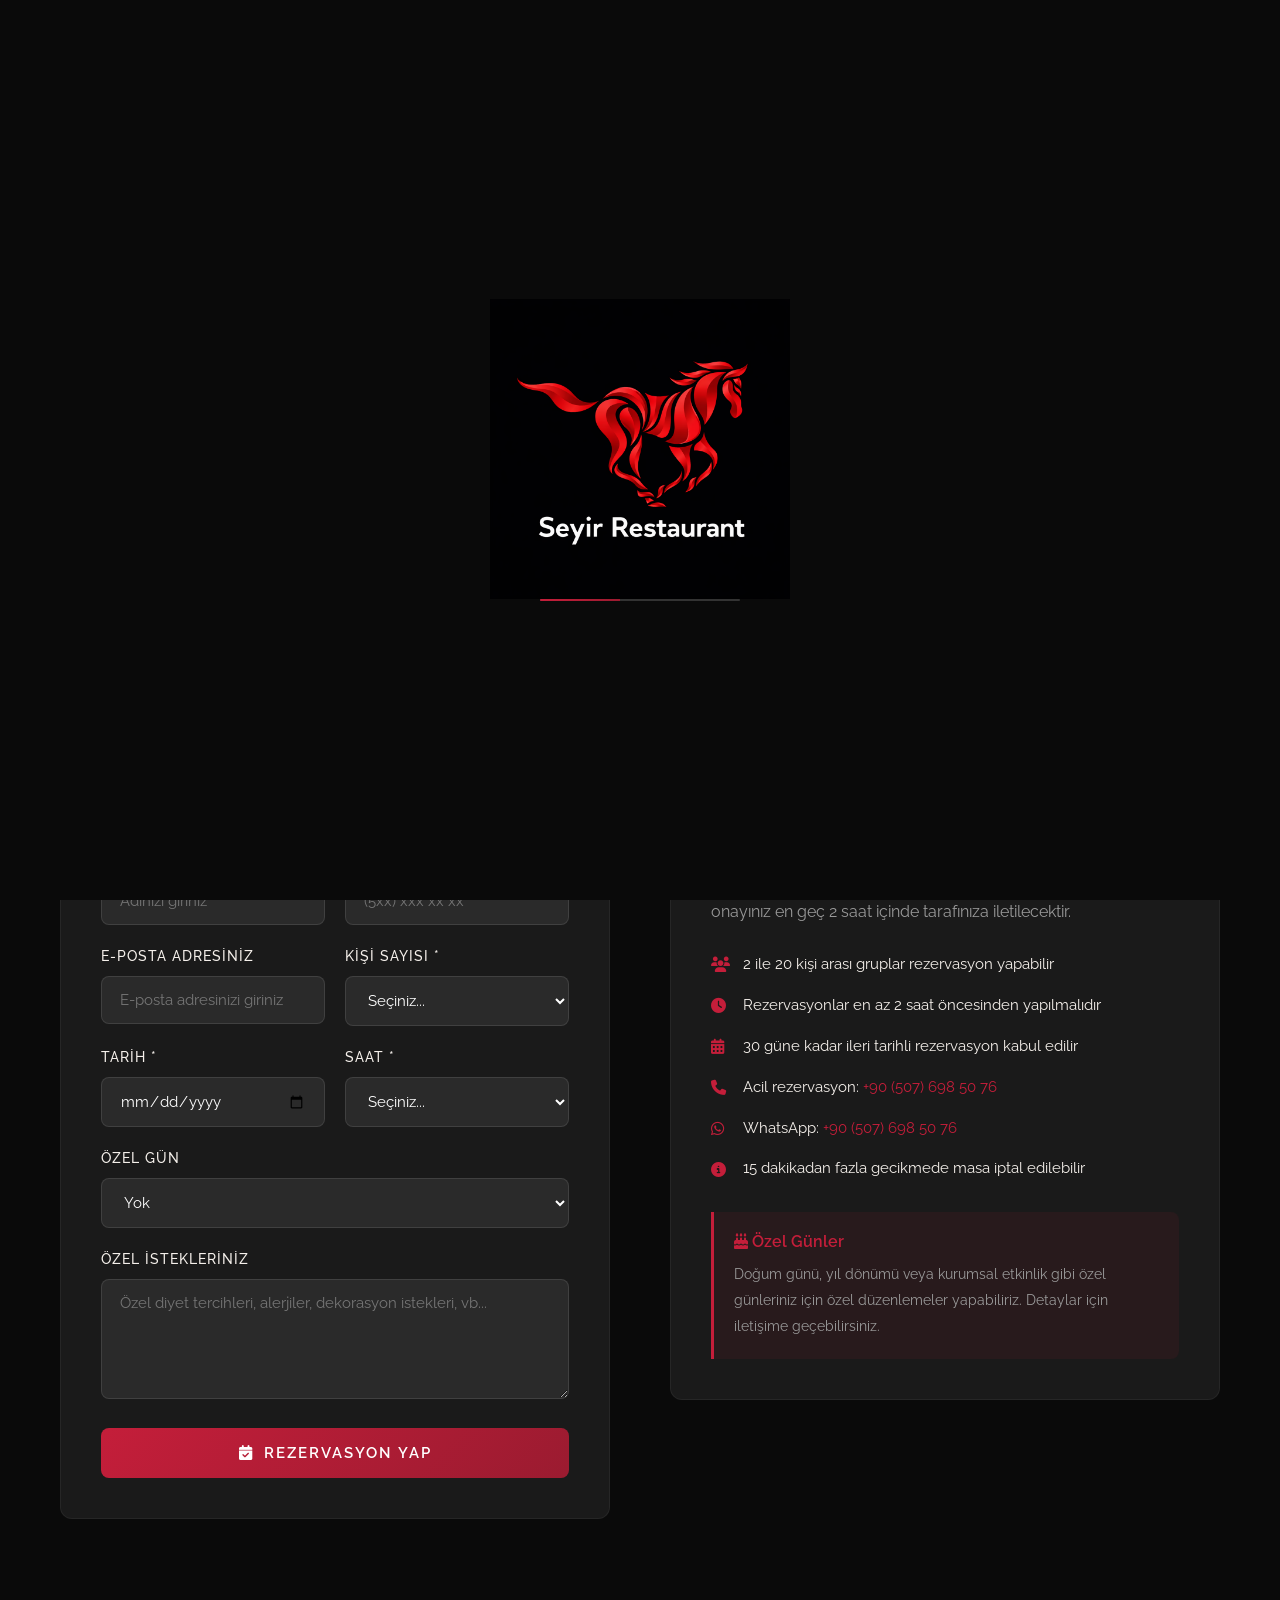
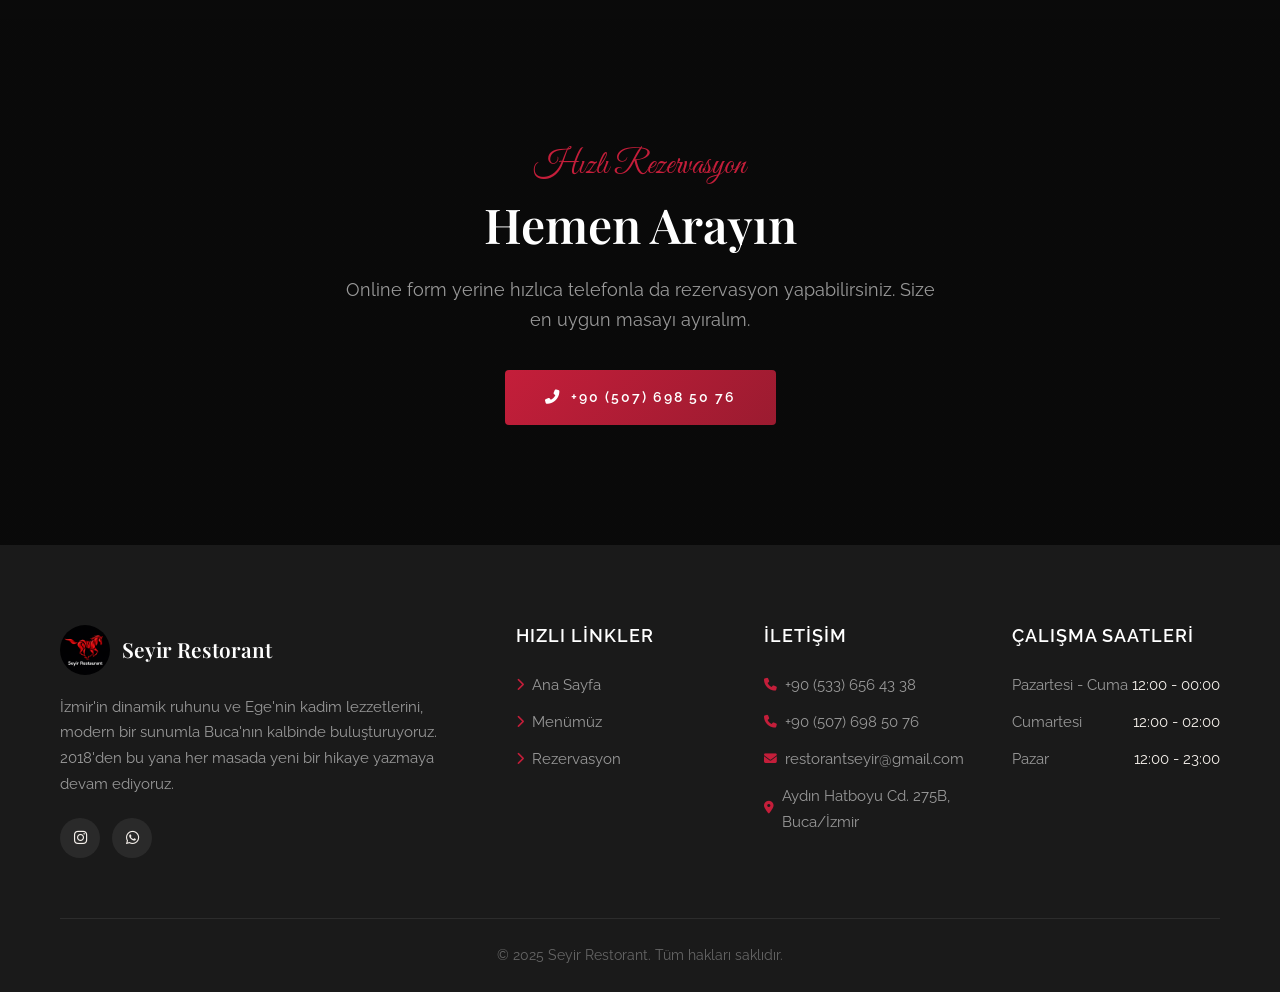
<file: seyirrestorant/rezervasyon.html>
<!DOCTYPE html>
<html lang="tr">

<head>
    <meta charset="UTF-8">
    <meta name="viewport" content="width=device-width, initial-scale=1.0">
    <meta name="description"
        content="Seyir Restorant Rezervasyon - Online masa ayırtın. Özel etkinlikleriniz için bizi arayın.">
    <meta name="keywords"
        content="seyir restorant izmir, meyhane izmir, restorant hipodrom, restorant hipodrom, meyhane izmir, hipodrom meyhane, hipodrom mekan, seyir meyhane">
    <title>Rezervasyon | Seyir Restorant</title>
    <link rel="icon" type="image/png" href="images/logo.png">
    <link rel="stylesheet" href="style.css">
    <link rel="stylesheet" href="https://cdnjs.cloudflare.com/ajax/libs/font-awesome/6.5.1/css/all.min.css">
</head>

<body>

    <!-- Preloader -->
    <div class="preloader" id="preloader">
        <div class="preloader-inner">
            <div class="loader-logo"><img src="images/logo.png" alt="Seyir Restorant Yükleme Logosu" width="300" height="300"></div>
            <div class="loader-bar" style="margin: 0 auto;"></div>
        </div>
    </div>

    <!-- Navbar -->
    <nav class="navbar" id="navbar">
        <div class="container">
            <a href="index.html" class="navbar-brand">
                <div class="logo-icon"><img src="images/logo.png" alt="Seyir Restorant Logo" width="50" height="50"></div>
                <div class="brand-text">
                    <span class="brand-name">SEYİR</span>
                    <span class="brand-tagline">Restorant & Meyhane</span>
                </div>
            </a>
            <div class="nav-links" id="navLinks">
                <a href="index.html">Ana Sayfa</a>
                <a href="menu.html">Menü</a>
                <a href="rezervasyon.html" class="btn-rezervasyon active">Rezervasyon</a>
                <button id="themeToggle" class="theme-toggle" aria-label="Temayı değiştir">
                    <i class="fas fa-moon"></i>
                </button>
            </div>
            <button class="hamburger" id="hamburger" aria-label="Menüyü aç">
                <span></span><span></span><span></span>
            </button>
        </div>
    </nav>

    <!-- Page Header -->
    <section class="page-header">
        <div class="page-header-bg"
            style="background-image: url('images/rezervasyon.jpeg');">
        </div>
        <div class="page-header-overlay"></div>
        <div class="page-header-content">
            <span class="script-text">Yerinizi Ayırtın</span>
            <h1>Rezervasyon</h1>
            <div class="breadcrumb">
                <a href="index.html">Ana Sayfa</a>
                <span>/</span>
                <span>Rezervasyon</span>
            </div>
        </div>
    </section>

    <!-- Rezervasyon İçerik -->
    <section class="reservation-section">
        <div class="container">
            <div class="section-header reveal">
                <span class="script-title">Rezervasyon</span>
                <h2>Masanızı Ayırtın</h2>
                <div class="divider">
                    <span></span>
                    <i class="fas fa-calendar-check"></i>
                    <span></span>
                </div>
                <p>Unutulmaz bir yemek deneyimi için masanızı şimdiden ayırtın</p>
            </div>

            <div class="reservation-grid">
                <!-- Rezervasyon Formu -->
                <div class="reservation-form-card reveal">
                    <h3>Online Rezervasyon Formu</h3>
                    <form id="reservationForm">
                        <div class="form-row">
                            <div class="form-group">
                                <label for="rez-name">Adınız Soyadınız *</label>
                                <input type="text" id="rez-name" placeholder="Adınızı giriniz" required>
                            </div>
                            <div class="form-group">
                                <label for="rez-phone">Telefon Numaranız *</label>
                                <input type="tel" id="rez-phone" placeholder="(5xx) xxx xx xx" required>
                            </div>
                        </div>
                        <div class="form-row">
                            <div class="form-group">
                                <label for="rez-email">E-posta Adresiniz</label>
                                <input type="email" id="rez-email" placeholder="E-posta adresinizi giriniz">
                            </div>
                            <div class="form-group">
                                <label for="rez-guests">Kişi Sayısı *</label>
                                <select id="rez-guests" required>
                                    <option value="">Seçiniz...</option>
                                    <option value="2">2 Kişi</option>
                                    <option value="3">3 Kişi</option>
                                    <option value="4">4 Kişi</option>
                                    <option value="5">5 Kişi</option>
                                    <option value="6">6 Kişi</option>
                                    <option value="7">7 Kişi</option>
                                    <option value="8">8 Kişi</option>
                                    <option value="10">10 Kişi</option>
                                    <option value="12">12 Kişi</option>
                                    <option value="15">15 Kişi</option>
                                    <option value="20">20+ Kişi</option>
                                </select>
                            </div>
                        </div>
                        <div class="form-row">
                            <div class="form-group">
                                <label for="rez-date">Tarih *</label>
                                <input type="date" id="rez-date" required>
                            </div>
                            <div class="form-group">
                                <label for="rez-time">Saat *</label>
                                <select id="rez-time" required>
                                    <option value="">Seçiniz...</option>
                                    <option value="12:00">12:00</option>
                                    <option value="12:30">12:30</option>
                                    <option value="13:00">13:00</option>
                                    <option value="13:30">13:30</option>
                                    <option value="14:00">14:00</option>
                                    <option value="17:00">17:00</option>
                                    <option value="17:30">17:30</option>
                                    <option value="18:00">18:00</option>
                                    <option value="18:30">18:30</option>
                                    <option value="19:00">19:00</option>
                                    <option value="19:30">19:30</option>
                                    <option value="20:00">20:00</option>
                                    <option value="20:30">20:30</option>
                                    <option value="21:00">21:00</option>
                                    <option value="21:30">21:30</option>
                                    <option value="22:00">22:00</option>
                                    <option value="22:30">22:30</option>
                                </select>
                            </div>
                        </div>

                        <div class="form-group">
                            <label for="rez-occasion">Özel Gün</label>
                            <select id="rez-occasion">
                                <option value="">Yok</option>
                                <option value="dogum-gunu">Doğum Günü</option>
                                <option value="yildonumu">Yıl Dönümü</option>
                                <option value="evlilik-teklifi">Evlilik Teklifi</option>
                                <option value="is-yemegi">İş Yemeği</option>
                                <option value="diger">Diğer</option>
                            </select>
                        </div>
                        <div class="form-group">
                            <label for="rez-notes">Özel İstekleriniz</label>
                            <textarea id="rez-notes"
                                placeholder="Özel diyet tercihleri, alerjiler, dekorasyon istekleri, vb..."></textarea>
                        </div>
                        <button type="submit" class="btn-submit">
                            <i class="fas fa-calendar-check"></i> Rezervasyon Yap
                        </button>
                    </form>
                    <!-- Başarı Mesajı -->
                    <div class="form-success" id="reservationSuccess">
                        <i class="fas fa-check-circle"></i>
                        <h3>Rezervasyonunuz Alındı!</h3>
                        <p>En kısa sürede onay mesajı tarafınıza iletilecektir. Bizi tercih ettiğiniz için teşekkür ederiz.</p>
                    </div>
                </div>

                <!-- Bilgi Paneli -->
                <div class="reservation-info reveal">
                    <h3>Rezervasyon Bilgileri</h3>
                    <p>
                        Seyir Restorant'ta size özel bir masa ayırtmak için formumuzu kullanabilir veya bizi
                        doğrudan arayabilirsiniz. Rezervasyon onayınız en geç 2 saat içinde tarafınıza iletilecektir.
                    </p>
                    <ul class="info-list">
                        <li><i class="fas fa-users"></i><span>2 ile 20 kişi arası gruplar rezervasyon yapabilir</span></li>
                        <li><i class="fas fa-clock"></i><span>Rezervasyonlar en az 2 saat öncesinden yapılmalıdır</span></li>
                        <li><i class="fas fa-calendar-alt"></i><span>30 güne kadar ileri tarihli rezervasyon kabul edilir</span></li>
                        <li><i class="fas fa-phone"></i><span>Acil rezervasyon: <a href="tel:+905076985076" style="color: var(--primary-red);">+90 (507) 698 50 76</a></span></li>
                        <li><i class="fab fa-whatsapp"></i><span>WhatsApp: <a href="https://wa.me/905076985076" target="_blank" style="color: var(--primary-red);">+90 (507) 698 50 76</a></span></li>
                        <li><i class="fas fa-info-circle"></i><span>15 dakikadan fazla gecikmede masa iptal edilebilir</span></li>
                    </ul>
                    <div class="special-note">
                        <h4><i class="fas fa-birthday-cake"></i> Özel Günler</h4>
                        <p>Doğum günü, yıl dönümü veya kurumsal etkinlik gibi özel günleriniz için özel düzenlemeler yapabiliriz. Detaylar için iletişime geçebilirsiniz.</p>
                    </div>
                </div>
            </div>
        </div>
    </section>

    <!-- CTA - Telefon Bandı -->
    <section class="cta-section">
        <div class="cta-bg"
            style="background: linear-gradient(rgba(10,10,10,0.85), rgba(10,10,10,0.85)), url('images/hemenarayın.jpeg') center/cover no-repeat fixed;">
        </div>
        <div class="cta-content container reveal">
            <span class="script-text">Hızlı Rezervasyon</span>
            <h2>Hemen Arayın</h2>
            <p>Online form yerine hızlıca telefonla da rezervasyon yapabilirsiniz. Size en uygun masayı ayıralım.</p>
            <a href="tel:+905076985076" class="btn-primary">
                <i class="fas fa-phone-alt"></i> +90 (507) 698 50 76
            </a>
        </div>
    </section>

    <!-- Footer -->
    <footer class="footer">
        <div class="container">
            <div class="footer-grid">
                <div class="footer-about">
                    <div class="footer-brand">
                        <div class="logo-icon"><img src="images/logo.png" alt="Seyir Restorant Logo" width="60" height="60" loading="lazy"></div>
                        <h3>Seyir Restorant</h3>
                    </div>
                    <p>İzmir'in dinamik ruhunu ve Ege'nin kadim lezzetlerini, modern bir sunumla Buca'nın kalbinde buluşturuyoruz. 
                        2018'den bu yana her masada yeni bir hikaye yazmaya devam ediyoruz.</p>
                    <div class="footer-social">
                        <a href="https://www.instagram.com/seyirrestoran?igsh=MXRtNHVndGs3b2hhMg==" target="_blank" aria-label="Instagram"><i class="fab fa-instagram"></i></a>
                        <a href="https://wa.me/905076985076" target="_blank" aria-label="WhatsApp"><i class="fab fa-whatsapp"></i></a>
                    </div>
                </div>
                <div class="footer-col">
                    <h4>Hızlı Linkler</h4>
                    <ul>
                        <li><a href="index.html"><i class="fas fa-chevron-right"></i> Ana Sayfa</a></li>
                        <li><a href="menu.html"><i class="fas fa-chevron-right"></i> Menümüz</a></li>
                        <li><a href="rezervasyon.html"><i class="fas fa-chevron-right"></i> Rezervasyon</a></li>
                    </ul>
                </div>
                <div class="footer-col">
                    <h4>İletişim</h4>
                    <ul>
                        <li><a href="tel:+905336564338"><i class="fas fa-phone"></i> +90 (533) 656 43 38</a></li>
                        <li><a href="tel:+905076985076"><i class="fas fa-phone"></i> +90 (507) 698 50 76</a></li>
                        <li><a href="mailto:restorantseyir@gmail.com"><i class="fas fa-envelope"></i> restorantseyir@gmail.com</a></li>
                        <li><a href="https://maps.google.com/maps?q=Aydın+Hatboyu+Cd.+275B+Buca+İzmir" target="_blank"><i class="fas fa-map-marker-alt"></i> Aydın Hatboyu Cd. 275B, Buca/İzmir</a></li>
                    </ul>
                </div>
                <div class="footer-col">
                    <h4>Çalışma Saatleri</h4>
                    <ul class="footer-hours">
                        <li><span>Pazartesi - Cuma</span> <span>12:00 - 00:00</span></li>
                        <li><span>Cumartesi</span> <span>12:00 - 02:00</span></li>
                        <li><span>Pazar</span> <span>12:00 - 23:00</span></li>
                    </ul>
                </div>
            </div>
            <div class="footer-bottom">
                <p>&copy; 2025 Seyir Restorant. Tüm hakları saklıdır.</p>
            </div>
        </div>
    </footer>

    <script src="script.js"></script>
</body>

</html>
</file>
<file: seyirrestorant/style.css>
/* ===== SEYIR RESTORANT - ANA TEMA ===== */
/* Siyah-Kırmızı Premium Tasarım */

@import url('https://fonts.googleapis.com/css2?family=Playfair+Display:ital,wght@0,400;0,500;0,600;0,700;1,400;1,500&family=Raleway:wght@300;400;500;600;700&family=Great+Vibes&display=swap');

/* ===== CSS VARIABLES ===== */
:root {
  /* Ana Renkler */
  --primary-red: #C41E3A;
  --primary-red-dark: #9B1B30;
  --primary-red-light: #E63946;
  --accent-gold: #D4A574;
  --accent-gold-light: #E8C99B;
  --overlay-opacity: 0.85;
  --hero-gradient: linear-gradient(180deg, rgba(10, 10, 10, 0.4) 0%, rgba(10, 10, 10, 0.6) 50%, rgba(10, 10, 10, 0.95) 100%);
  --cta-gradient: linear-gradient(rgba(10, 10, 10, 0.85), rgba(10, 10, 10, 0.85));

  /* Nötr Renkler */
  --black: #0A0A0A;
  --black-light: #1A1A1A;
  --black-medium: #2A2A2A;
  --dark-gray: #333333;
  --medium-gray: #666666;
  --light-gray: #999999;
  --off-white: #F5F0EB;
  --white: #FFFFFF;

  /* Gradient'ler */
  --gradient-red: linear-gradient(135deg, var(--primary-red), var(--primary-red-dark));
  --gradient-dark: linear-gradient(180deg, var(--black) 0%, var(--black-light) 100%);
  --gradient-overlay: linear-gradient(180deg, rgba(10, 10, 10, 0.7) 0%, rgba(10, 10, 10, 0.9) 100%);

  /* Tipografi */
  --font-heading: 'Playfair Display', Georgia, serif;
  --font-body: 'Raleway', 'Segoe UI', sans-serif;
  --font-script: 'Great Vibes', cursive;

  /* Spacing */
  --section-padding: 100px 0;
  --container-width: 1200px;

  /* Geçişler */
  --transition-fast: 0.3s ease;
  --transition-medium: 0.5s ease;
  --transition-slow: 0.8s ease;

  /* Gölgeler */
  --shadow-soft: 0 4px 20px rgba(0, 0, 0, 0.3);
  --shadow-strong: 0 8px 40px rgba(0, 0, 0, 0.5);
  --shadow-red: 0 4px 20px rgba(196, 30, 58, 0.3);

  /* Sabitler (Tema Değişmezleri) */
  --pure-white: #FFFFFF;
  --pure-black: #000000;
}

/* ===== RESET & BASE ===== */
*,
*::before,
*::after {
  margin: 0;
  padding: 0;
  box-sizing: border-box;
}

html {
  scroll-behavior: smooth;
  font-size: 16px;
}

body {
  font-family: var(--font-body);
  background-color: var(--black);
  color: var(--off-white);
  line-height: 1.7;
  overflow-x: hidden;
  -webkit-font-smoothing: antialiased;
}

a {
  text-decoration: none;
  color: inherit;
  transition: var(--transition-fast);
}

ul,
ol {
  list-style: none;
}

img {
  max-width: 100%;
  height: auto;
  display: block;
}

h1,
h2,
h3,
h4,
h5,
h6 {
  font-family: var(--font-heading);
  font-weight: 600;
  line-height: 1.3;
}

/* ===== UTILITY ===== */
.container {
  max-width: var(--container-width);
  margin: 0 auto;
  padding: 0 20px;
}

.section-header {
  text-align: center;
  margin-bottom: 60px;
}

.section-header .script-title {
  font-family: var(--font-script);
  font-size: 1.5rem;
  color: var(--primary-red);
  display: block;
  margin-bottom: 10px;
}

.section-header h2 {
  font-size: 2.8rem;
  color: var(--white);
  margin-bottom: 15px;
}

.section-header .divider {
  display: flex;
  align-items: center;
  justify-content: center;
  gap: 15px;
  margin-bottom: 15px;
}

.section-header .divider span {
  width: 60px;
  height: 1px;
  background: var(--primary-red);
}

.section-header .divider i {
  color: var(--primary-red);
  font-size: 1rem;
}

.section-header p {
  color: var(--light-gray);
  font-size: 1.05rem;
  max-width: 600px;
  margin: 0 auto;
}

/* ===== NAVBAR ===== */
.navbar {
  position: fixed;
  top: 0;
  left: 0;
  width: 100%;
  z-index: 1000;
  padding: 20px 0;
  transition: var(--transition-medium);
  background: transparent;
}

.navbar.scrolled {
  background: rgba(10, 10, 10, 0.95);
  backdrop-filter: blur(15px);
  -webkit-backdrop-filter: blur(15px);
  padding: 12px 0;
  box-shadow: 0 2px 30px rgba(0, 0, 0, 0.5);
}

.navbar .container {
  display: flex;
  align-items: center;
  justify-content: space-between;
  height: 50px; /* Explicit height for better vertical centering */
}

.navbar-brand {
  display: flex;
  align-items: center;
  gap: 12px;
}

.navbar-brand .logo-icon {
  width: 50px;
  height: 50px;
  border-radius: 50%;
  display: flex;
  align-items: center;
  justify-content: center;
  flex-shrink: 0;
  overflow: hidden;
}

.navbar-brand .logo-icon img {
  width: 100%;
  height: 100%;
  object-fit: cover;
}

.navbar-brand .brand-text {
  display: flex;
  flex-direction: column;
}

.navbar-brand .brand-name {
  font-family: var(--font-heading);
  font-size: 1.4rem;
  font-weight: 700;
  color: var(--white);
  letter-spacing: 1px;
}

.navbar-brand .brand-tagline {
  font-size: 0.7rem;
  color: var(--primary-red);
  text-transform: uppercase;
  letter-spacing: 3px;
}

.nav-links {
  display: flex;
  align-items: center;
  gap: 30px;
}

.nav-links a {
  font-size: 0.9rem;
  font-weight: 500;
  text-transform: uppercase;
  letter-spacing: 1.5px;
  color: var(--off-white);
  position: relative;
  padding: 5px 0;
}

.nav-links a::after {
  content: '';
  position: absolute;
  bottom: 0;
  left: 0;
  width: 0;
  height: 2px;
  background: var(--primary-red);
  transition: var(--transition-fast);
}

.nav-links a:hover::after,
.nav-links a.active::after {
  width: 100%;
}

.nav-links a:hover,
.nav-links a.active {
  color: var(--primary-red);
}

.nav-links .btn-rezervasyon {
  background: var(--gradient-red);
  color: var(--pure-white) !important;
  padding: 10px 25px;
  border-radius: 4px;
  letter-spacing: 1px;
  border: none;
  cursor: pointer;
}

.nav-links .btn-rezervasyon::after {
  display: none;
}

.nav-links .btn-rezervasyon:hover {
  transform: translateY(-2px);
  box-shadow: var(--shadow-red);
  color: var(--pure-white) !important;
}

/* ===== THEME TOGGLE BUTTON ===== */
.theme-toggle {
  background: transparent;
  border: 1px solid rgba(255, 255, 255, 0.2);
  color: var(--white);
  width: 40px;
  height: 40px;
  border-radius: 50%;
  display: flex;
  align-items: center;
  justify-content: center;
  cursor: pointer;
  transition: all var(--transition-fast);
}

.theme-toggle:hover {
  background: rgba(255, 255, 255, 0.1);
  border-color: var(--primary-red);
  color: var(--primary-red);
}

.theme-toggle i {
  font-size: 1.1rem;
}

/* Light Mode Overrides */
body.light-mode {
  --black: #FFFFFF;
  --black-light: #FBF8F6;
  --black-medium: #F3EEEA;
  --dark-gray: #EAE3DC;
  --medium-gray: #887766;
  --light-gray: #554433;
  --off-white: #221100;
  --white: #0A0A0A;
  
  --gradient-dark: linear-gradient(180deg, #FFFFFF 0%, #FBF8F6 100%);
  --gradient-overlay: linear-gradient(180deg, rgba(255, 255, 255, 0.7) 0%, rgba(255, 255, 255, 0.9) 100%);
  --hero-gradient: linear-gradient(180deg, rgba(255, 255, 255, 0.4) 0%, rgba(255, 255, 255, 0.6) 50%, rgba(255, 255, 255, 0.95) 100%);
  --cta-gradient: linear-gradient(rgba(255, 255, 255, 0.85), rgba(255, 255, 255, 0.85));
  --overlay-opacity: 0.3;
}

body.light-mode .theme-toggle {
  border-color: rgba(0, 0, 0, 0.1);
  color: var(--white);
}

body.light-mode .theme-toggle:hover {
  background: rgba(0, 0, 0, 0.05);
}

body.light-mode .btn-outline {
  border-color: rgba(0, 0, 0, 0.2);
  color: var(--white);
}

body.light-mode .btn-outline:hover {
  background: rgba(196, 30, 58, 0.05);
  border-color: var(--primary-red);
}

body.light-mode .navbar-brand .brand-name {
  color: var(--white);
}

body.light-mode .navbar.scrolled {
  background: rgba(255, 255, 255, 0.8);
  backdrop-filter: blur(15px);
  -webkit-backdrop-filter: blur(15px);
  box-shadow: 0 2px 30px rgba(0, 0, 0, 0.05);
}

body.light-mode .testimonial-card,
body.light-mode .menu-card,
body.light-mode .reservation-info,
body.light-mode .reservation-form-card,
body.light-mode .contact-form-card,
body.light-mode .interactive-map-card,
body.light-mode .menu-item {
  box-shadow: 0 10px 30px rgba(0, 0, 0, 0.05);
  border: 1px solid rgba(0, 0, 0, 0.05);
}

body.light-mode .menu-item h4,
body.light-mode .menu-category-header h3,
body.light-mode .section-header h2,
body.light-mode .reservation-info h3,
body.light-mode .reservation-form-card h3 {
  color: var(--white);
}

body.light-mode .form-group input,
body.light-mode .form-group textarea,
body.light-mode .form-group select {
  background: var(--white);
  border-color: var(--dark-gray);
  color: var(--black);
}

body.light-mode .form-group label {
  color: var(--medium-gray);
}

body.light-mode .page-header-overlay {
  background: rgba(255, 255, 255, 0.85);
}

body.light-mode .page-header-content h1 {
  color: var(--black);
}

body.light-mode .breadcrumb span {
  color: var(--medium-gray);
}

body.light-mode .footer {
  background: #F5F0EB;
}

body.light-mode .footer-social a {
  background: #EAE3DC;
  color: #221100;
}

body.light-mode .footer-social a:hover {
  color: var(--pure-white);
}

body.light-mode .nav-links {
  background: transparent;
}

@media (max-width: 768px) {
  body.light-mode .nav-links {
    background: rgba(255, 255, 255, 0.85);
    backdrop-filter: blur(20px);
    -webkit-backdrop-filter: blur(20px);
    border-left-color: rgba(0, 0, 0, 0.05);
  }
}

body.light-mode .hamburger span {
  background: var(--black);
}


/* Hamburger Menü */
.hamburger {
  display: none;
  flex-direction: column;
  gap: 5px;
  cursor: pointer;
  z-index: 1001;
  background: none;
  border: none;
  padding: 5px;
}

.hamburger span {
  width: 28px;
  height: 2px;
  background: var(--white);
  transition: var(--transition-fast);
  display: block;
}

.hamburger.active span:nth-child(1) {
  transform: rotate(45deg) translate(5px, 5px);
}

.hamburger.active span:nth-child(2) {
  opacity: 0;
}

.hamburger.active span:nth-child(3) {
  transform: rotate(-45deg) translate(5px, -5px);
}

/* ===== HERO SECTION ===== */
.hero {
  position: relative;
  height: 100vh;
  min-height: 700px;
  display: flex;
  align-items: center;
  justify-content: center;
  text-align: center;
  overflow: hidden;
}

.hero-bg {
  position: absolute;
  top: 0;
  left: 0;
  width: 100%;
  height: 100%;
  background:
    var(--hero-gradient),
    url('images/hosgeldinizbanner.jpeg') center/cover no-repeat;
  transform: scale(1.05);
  animation: heroZoom 20s ease-in-out infinite alternate;
}

@keyframes heroZoom {
  0% {
    transform: scale(1.05);
  }

  100% {
    transform: scale(1.15);
  }
}

.hero-content {
  position: relative;
  z-index: 2;
  max-width: 800px;
  padding: 0 20px;
}

.hero-content .script-text {
  font-family: var(--font-script);
  font-size: 2rem;
  color: var(--primary-red);
  margin-bottom: 15px;
  opacity: 0;
  animation: fadeInUp 1s ease forwards 0.3s;
}

.hero-content h1 {
  font-size: 4.5rem;
  font-weight: 700;
  color: var(--white);
  margin-bottom: 20px;
  text-transform: uppercase;
  letter-spacing: 5px;
  opacity: 0;
  animation: fadeInUp 1s ease forwards 0.6s;
}

.hero-content h1 span {
  color: var(--primary-red);
}

.hero-content .hero-desc {
  font-size: 1.15rem;
  color: var(--light-gray);
  margin-bottom: 40px;
  line-height: 1.8;
  opacity: 0;
  animation: fadeInUp 1s ease forwards 0.9s;
}

.hero-buttons {
  display: flex;
  gap: 20px;
  justify-content: center;
  opacity: 0;
  animation: fadeInUp 1s ease forwards 1.2s;
}

.btn-primary {
  background: var(--gradient-red);
  color: var(--pure-white);
  padding: 15px 40px;
  border: none;
  border-radius: 4px;
  font-family: var(--font-body);
  font-size: 0.9rem;
  font-weight: 600;
  text-transform: uppercase;
  letter-spacing: 2px;
  cursor: pointer;
  transition: var(--transition-fast);
  display: inline-flex;
  align-items: center;
  gap: 10px;
}

.btn-primary:hover {
  transform: translateY(-3px);
  box-shadow: var(--shadow-red);
}

.btn-outline {
  background: transparent;
  color: var(--white);
  padding: 15px 40px;
  border: 1px solid rgba(255, 255, 255, 0.3);
  border-radius: 4px;
  font-family: var(--font-body);
  font-size: 0.9rem;
  font-weight: 600;
  text-transform: uppercase;
  letter-spacing: 2px;
  cursor: pointer;
  transition: var(--transition-fast);
  display: inline-flex;
  align-items: center;
  gap: 10px;
}

.btn-outline:hover {
  border-color: var(--primary-red);
  color: var(--primary-red);
  background: rgba(196, 30, 58, 0.1);
}

.hero-scroll {
  position: absolute;
  bottom: 40px;
  left: 50%;
  transform: translateX(-50%);
  z-index: 2;
  display: flex;
  flex-direction: column;
  align-items: center;
  gap: 10px;
  color: var(--light-gray);
  font-size: 0.75rem;
  letter-spacing: 3px;
  text-transform: uppercase;
  animation: bounce 2s ease infinite;
}

.hero-scroll .scroll-line {
  width: 1px;
  height: 40px;
  background: linear-gradient(to bottom, var(--primary-red), transparent);
}

@keyframes bounce {

  0%,
  100% {
    transform: translateX(-50%) translateY(0);
  }

  50% {
    transform: translateX(-50%) translateY(10px);
  }
}

@keyframes fadeInUp {
  from {
    opacity: 0;
    transform: translateY(30px);
  }

  to {
    opacity: 1;
    transform: translateY(0);
  }
}

/* ===== HAKKIMIZDA SECTION ===== */
.about-section {
  padding: var(--section-padding);
  background: var(--black-light);
}

.about-grid {
  display: grid;
  grid-template-columns: 1fr 1fr;
  gap: 60px;
  align-items: center;
}

/* Adjust grid for wider images area */
@media (min-width: 992px) {
  .about-grid {
    grid-template-columns: 1.2fr 1fr;
    gap: 40px;
  }
}

.about-images {
  display: grid;
  grid-template-columns: 1fr 1fr;
  gap: 15px;
}

.about-image-wrapper {
  position: relative;
  border-radius: 8px;
  overflow: hidden;
  box-shadow: var(--shadow-dark);
}

.about-image-wrapper img {
  width: 100%;
  height: 100%;
  object-fit: cover;
  display: block;
  transition: var(--transition-medium);
}

.about-image-wrapper:hover img {
  transform: scale(1.05);
}

.about-image::before {
  content: '';
  position: absolute;
  top: -15px;
  left: -15px;
  width: 100px;
  height: 100px;
  border-top: 3px solid var(--primary-red);
  border-left: 3px solid var(--primary-red);
  z-index: 1;
  border-radius: 8px 0 0 0;
}

.about-image::after {
  content: '';
  position: absolute;
  bottom: -15px;
  right: -15px;
  width: 100px;
  height: 100px;
  border-bottom: 3px solid var(--primary-red);
  border-right: 3px solid var(--primary-red);
  z-index: 1;
  border-radius: 0 0 8px 0;
}

.about-content .script-title {
  font-family: var(--font-script);
  font-size: 1.5rem;
  color: var(--primary-red);
  margin-bottom: 10px;
}

.about-content h2 {
  font-size: 2.5rem;
  margin-bottom: 20px;
  color: var(--white);
}

.about-content p {
  color: var(--light-gray);
  margin-bottom: 20px;
  font-size: 1.05rem;
}

.about-features {
  display: grid;
  grid-template-columns: 1fr 1fr;
  gap: 20px;
  margin-top: 30px;
}

.about-feature {
  display: flex;
  align-items: center;
  gap: 12px;
}

.about-feature i {
  color: var(--primary-red);
  font-size: 1.2rem;
  width: 40px;
  height: 40px;
  background: rgba(196, 30, 58, 0.1);
  border-radius: 50%;
  display: flex;
  align-items: center;
  justify-content: center;
  flex-shrink: 0;
}

.about-feature span {
  font-size: 0.95rem;
  color: var(--off-white);
}

/* ===== ÖNE ÇIKAN MENÜ ===== */
.featured-menu {
  padding: var(--section-padding);
  background: var(--black);
}

.menu-categories {
  display: flex;
  justify-content: center;
  gap: 15px;
  margin-bottom: 50px;
  flex-wrap: wrap;
}

.menu-cat-btn {
  background: transparent;
  color: var(--light-gray);
  border: 1px solid var(--dark-gray);
  padding: 10px 25px;
  border-radius: 30px;
  font-family: var(--font-body);
  font-size: 0.85rem;
  font-weight: 500;
  text-transform: uppercase;
  letter-spacing: 1px;
  cursor: pointer;
  transition: var(--transition-fast);
}

.menu-cat-btn:hover,
.menu-cat-btn.active {
  background: var(--gradient-red);
  color: var(--white);
  border-color: var(--primary-red);
}

.menu-grid {
  display: grid;
  grid-template-columns: repeat(3, 1fr);
  gap: 30px;
}

.menu-card {
  background: var(--black-light);
  border-radius: 12px;
  overflow: hidden;
  transition: var(--transition-fast);
  border: 1px solid rgba(255, 255, 255, 0.05);
}

.menu-card:hover {
  transform: translateY(-8px);
  box-shadow: var(--shadow-strong);
  border-color: rgba(196, 30, 58, 0.2);
}

.menu-card-image {
  position: relative;
  height: 220px;
  overflow: hidden;
}

.menu-card-image img {
  width: 100%;
  height: 100%;
  object-fit: cover;
  transition: var(--transition-medium);
}

.menu-card:hover .menu-card-image img {
  transform: scale(1.1);
}

.menu-card-image .price-tag {
  position: absolute;
  bottom: 15px;
  right: 15px;
  background: var(--gradient-red);
  color: var(--white);
  padding: 6px 18px;
  border-radius: 20px;
  font-weight: 600;
  font-size: 0.95rem;
}

.menu-card-body {
  padding: 25px;
}

.menu-card-body h3 {
  font-size: 1.3rem;
  margin-bottom: 8px;
  color: var(--white);
}

.menu-card-body p {
  font-size: 0.9rem;
  color: var(--light-gray);
  line-height: 1.6;
}

/* ===== ÖZEL BÖLÜM (CTA) ===== */
.cta-section {
  padding: 120px 0;
  position: relative;
  text-align: center;
  overflow: hidden;
}

.cta-bg {
  position: absolute;
  top: 0;
  left: 0;
  width: 100%;
  height: 100%;
  background:
    var(--cta-gradient),
    url('images/unutulmazbirakşam yemegi.jpeg') center/cover no-repeat fixed;
}

.cta-content {
  position: relative;
  z-index: 2;
}

.cta-content .script-text {
  font-family: var(--font-script);
  font-size: 2rem;
  color: var(--primary-red);
  margin-bottom: 15px;
}

.cta-content h2 {
  font-size: 3rem;
  color: var(--white);
  margin-bottom: 20px;
}

.cta-content p {
  font-size: 1.1rem;
  color: var(--light-gray);
  max-width: 600px;
  margin: 0 auto 35px;
}

/* ===== GALERI ===== */
.gallery-section {
  padding: var(--section-padding);
  background: var(--black-light);
}

.gallery-grid {
  display: grid;
  grid-template-columns: repeat(3, 1fr);
  grid-template-rows: repeat(2, 250px);
  gap: 15px;
}

.gallery-item {
  position: relative;
  overflow: hidden;
  border-radius: 8px;
  cursor: pointer;
}

.gallery-item img {
  width: 100%;
  height: 100%;
  object-fit: cover;
  transition: var(--transition-medium);
}

.gallery-item:hover img {
  transform: scale(1.08);
}

.gallery-item .gallery-overlay {
  position: absolute;
  top: 0;
  left: 0;
  width: 100%;
  height: 100%;
  background: rgba(196, 30, 58, 0.4);
  display: flex;
  align-items: center;
  justify-content: center;
  opacity: 0;
  transition: var(--transition-fast);
}

.gallery-item:hover .gallery-overlay {
  opacity: 1;
}

.gallery-overlay i {
  color: var(--white);
  font-size: 2rem;
}

/* ===== YORUMLAR ===== */
.testimonials-section {
  padding: var(--section-padding);
  background: var(--black);
}

.testimonials-grid {
  display: grid;
  grid-template-columns: repeat(3, 1fr);
  gap: 30px;
}

.testimonial-card {
  background: var(--black-light);
  padding: 40px 30px;
  border-radius: 12px;
  border: 1px solid rgba(255, 255, 255, 0.05);
  transition: var(--transition-fast);
  position: relative;
}

.testimonial-card:hover {
  border-color: rgba(196, 30, 58, 0.3);
  transform: translateY(-5px);
}

.testimonial-card .quote-icon {
  font-size: 2.5rem;
  color: var(--primary-red);
  opacity: 0.3;
  margin-bottom: 20px;
}

.testimonial-card p {
  color: var(--light-gray);
  font-style: italic;
  font-size: 1rem;
  line-height: 1.8;
  margin-bottom: 25px;
}

.testimonial-author {
  display: flex;
  align-items: center;
  gap: 15px;
}

.testimonial-author .author-avatar {
  width: 50px;
  height: 50px;
  border-radius: 50%;
  background: var(--gradient-red);
  display: flex;
  align-items: center;
  justify-content: center;
  font-weight: 700;
  color: var(--white);
  font-size: 1.1rem;
}

.testimonial-author .author-info h4 {
  font-size: 1rem;
  color: var(--white);
  font-family: var(--font-body);
}

.testimonial-author .author-info span {
  font-size: 0.8rem;
  color: var(--primary-red);
}

.testimonial-stars {
  color: var(--accent-gold);
  margin-bottom: 15px;
  font-size: 0.9rem;
}

/* ===== BİLGİ BANDI ===== */
.info-band {
  background: var(--gradient-red);
  padding: 50px 0;
}

.info-band .container {
  display: grid;
  grid-template-columns: repeat(3, 1fr);
  gap: 30px;
  text-align: center;
}

.info-item h3 {
  font-size: 2.5rem;
  color: var(--white);
  margin-bottom: 5px;
}

.info-item p {
  font-size: 0.85rem;
  color: rgba(255, 255, 255, 0.8);
  text-transform: uppercase;
  letter-spacing: 2px;
}

/* ===== FOOTER ===== */
.footer {
  background: var(--black-light);
  padding: 80px 0 0;
}

.footer-grid {
  display: grid;
  grid-template-columns: 2fr 1fr 1fr 1fr;
  gap: 40px;
  margin-bottom: 60px;
}

.footer-about .footer-brand {
  display: flex;
  align-items: center;
  gap: 12px;
  margin-bottom: 20px;
}

.footer-about .footer-brand .logo-icon {
  width: 50px;
  height: 50px;
  border-radius: 50%;
  display: flex;
  align-items: center;
  justify-content: center;
  overflow: hidden;
}

.footer-about .footer-brand .logo-icon img {
  width: 100%;
  height: 100%;
  object-fit: cover;
}

.footer-about .footer-brand h3 {
  font-size: 1.3rem;
  color: var(--white);
}

.footer-about p {
  color: var(--light-gray);
  font-size: 0.95rem;
  margin-bottom: 20px;
}

.footer-social {
  display: flex;
  gap: 12px;
}

.footer-social a {
  width: 40px;
  height: 40px;
  background: var(--black-medium);
  border-radius: 50%;
  display: flex;
  align-items: center;
  justify-content: center;
  color: var(--off-white);
  font-size: 0.95rem;
  transition: var(--transition-fast);
}

.footer-social a:hover {
  background: var(--gradient-red);
  transform: translateY(-3px);
}

.footer-col h4 {
  font-size: 1.1rem;
  color: var(--white);
  margin-bottom: 25px;
  font-family: var(--font-body);
  font-weight: 600;
  text-transform: uppercase;
  letter-spacing: 1px;
}

.footer-col ul li {
  margin-bottom: 12px;
}

.footer-col ul li a {
  color: var(--light-gray);
  font-size: 0.92rem;
  display: flex;
  align-items: center;
  gap: 8px;
}

.footer-col ul li a:hover {
  color: var(--primary-red);
  padding-left: 5px;
}

.footer-col ul li a i {
  font-size: 0.8rem;
  color: var(--primary-red);
}

.footer-hours li {
  display: flex;
  justify-content: space-between;
  font-size: 0.92rem;
  color: var(--light-gray);
  margin-bottom: 12px;
}

.footer-hours li span:last-child {
  color: var(--off-white);
}

.footer-bottom {
  border-top: 1px solid rgba(255, 255, 255, 0.08);
  padding: 25px 0;
  text-align: center;
}

.footer-bottom p {
  color: var(--medium-gray);
  font-size: 0.85rem;
}

.footer-bottom a {
  color: var(--primary-red);
}

/* ===== PAGE HEADER (İç Sayfalar) ===== */
.page-header {
  position: relative;
  height: 45vh;
  min-height: 350px;
  display: flex;
  align-items: center;
  justify-content: center;
  text-align: center;
  background: var(--black);
  overflow: hidden;
}

.page-header-bg {
  position: absolute;
  top: 0;
  left: 0;
  width: 100%;
  height: 100%;
  background-size: cover;
  background-position: center top;
  opacity: 0.3;
}

.page-header-overlay {
  position: absolute;
  top: 0;
  left: 0;
  width: 100%;
  height: 100%;
  background: linear-gradient(180deg, rgba(10, 10, 10, 0.5) 0%, rgba(10, 10, 10, 0.9) 100%);
}

.page-header-content {
  position: relative;
  z-index: 2;
}

.page-header-content .script-text {
  font-family: var(--font-script);
  font-size: 1.8rem;
  color: var(--primary-red);
  margin-bottom: 10px;
}

.page-header-content h1 {
  font-size: 3.5rem;
  color: var(--white);
  text-transform: uppercase;
  letter-spacing: 4px;
  margin-bottom: 15px;
}

.breadcrumb {
  display: flex;
  justify-content: center;
  gap: 10px;
  font-size: 0.9rem;
  color: var(--light-gray);
}

.breadcrumb a {
  color: var(--primary-red);
}

.breadcrumb span {
  color: var(--medium-gray);
}

/* ===== MENÜ SAYFASI ===== */
.menu-page-section {
  padding: var(--section-padding);
  background: var(--black);
}

.menu-page-category {
  margin-bottom: 70px;
}

.menu-page-category:last-child {
  margin-bottom: 0;
}

.menu-category-header {
  display: flex;
  align-items: center;
  gap: 20px;
  margin-bottom: 40px;
}

.menu-category-header .cat-icon {
  width: 60px;
  height: 60px;
  background: rgba(196, 30, 58, 0.1);
  border: 1px solid rgba(196, 30, 58, 0.2);
  border-radius: 50%;
  display: flex;
  align-items: center;
  justify-content: center;
  font-size: 1.5rem;
  color: var(--primary-red);
  flex-shrink: 0;
}

.menu-category-header h3 {
  font-size: 2rem;
  color: var(--white);
}

.menu-category-header .cat-line {
  flex-grow: 1;
  height: 1px;
  background: linear-gradient(to right, rgba(196, 30, 58, 0.3), transparent);
}

.menu-item-list {
  display: grid;
  grid-template-columns: 1fr 1fr;
  gap: 25px;
}

.menu-item {
  background: var(--black-light);
  border-radius: 10px;
  padding: 25px;
  display: flex;
  gap: 20px;
  align-items: center;
  border: 1px solid rgba(255, 255, 255, 0.05);
  transition: var(--transition-fast);
}

.menu-item:hover {
  border-color: rgba(196, 30, 58, 0.2);
  transform: translateX(5px);
}

.menu-item-image {
  width: 90px;
  height: 90px;
  border-radius: 8px;
  overflow: hidden;
  flex-shrink: 0;
}

.menu-item-image img {
  width: 100%;
  height: 100%;
  object-fit: cover;
}

.menu-item-info {
  flex-grow: 1;
}

.menu-item-info .item-header {
  display: flex;
  align-items: baseline;
  justify-content: space-between;
  margin-bottom: 8px;
}

.menu-item-info .item-header h4 {
  font-size: 1.1rem;
  color: var(--white);
  font-family: var(--font-body);
  font-weight: 600;
}

.menu-item-info .item-header .item-price {
  font-size: 1.1rem;
  color: var(--primary-red);
  font-weight: 700;
}

.menu-item-info .item-dots {
  flex-grow: 1;
  border-bottom: 1px dotted var(--dark-gray);
  margin: 0 10px;
}

.menu-item-info p {
  font-size: 0.85rem;
  color: var(--light-gray);
  line-height: 1.5;
}

/* ===== İLETİŞİM SAYFASI ===== */
.contact-section {
  padding: var(--section-padding);
  background: var(--black);
}

.contact-grid {
  display: grid;
  grid-template-columns: 1fr 1fr;
  gap: 60px;
}

.contact-info {
  display: flex;
  flex-direction: column;
  gap: 30px;
}

.contact-item {
  display: flex;
  gap: 20px;
  align-items: flex-start;
}

.contact-item .icon-box {
  width: 55px;
  height: 55px;
  background: rgba(196, 30, 58, 0.1);
  border: 1px solid rgba(196, 30, 58, 0.2);
  border-radius: 12px;
  display: flex;
  align-items: center;
  justify-content: center;
  font-size: 1.2rem;
  color: var(--primary-red);
  flex-shrink: 0;
}

.contact-item h4 {
  font-size: 1rem;
  color: var(--white);
  margin-bottom: 5px;
  font-family: var(--font-body);
  font-weight: 600;
}

.contact-item p,
.contact-item a {
  font-size: 0.95rem;
  color: var(--light-gray);
}

.contact-item a:hover {
  color: var(--primary-red);
}

.contact-form-card {
  background: var(--black-light);
  padding: 40px;
  border-radius: 12px;
  border: 1px solid rgba(255, 255, 255, 0.05);
}

.contact-form-card h3 {
  font-size: 1.5rem;
  color: var(--white);
  margin-bottom: 25px;
}

.form-group {
  margin-bottom: 20px;
}

.form-group label {
  display: block;
  font-size: 0.85rem;
  color: var(--off-white);
  margin-bottom: 8px;
  font-weight: 500;
  text-transform: uppercase;
  letter-spacing: 1px;
}

.form-group input,
.form-group textarea,
.form-group select {
  width: 100%;
  padding: 14px 18px;
  background: var(--black-medium);
  border: 1px solid rgba(255, 255, 255, 0.1);
  border-radius: 8px;
  color: var(--white);
  font-family: var(--font-body);
  font-size: 0.95rem;
  transition: var(--transition-fast);
}

.form-group input:focus,
.form-group textarea:focus,
.form-group select:focus {
  outline: none;
  border-color: var(--primary-red);
  box-shadow: 0 0 0 3px rgba(196, 30, 58, 0.1);
}

.form-group textarea {
  min-height: 120px;
  resize: vertical;
}

.form-row {
  display: grid;
  grid-template-columns: 1fr 1fr;
  gap: 20px;
}

.btn-submit {
  width: 100%;
  padding: 16px;
  background: var(--gradient-red);
  color: var(--white);
  border: none;
  border-radius: 8px;
  font-family: var(--font-body);
  font-size: 0.95rem;
  font-weight: 600;
  text-transform: uppercase;
  letter-spacing: 2px;
  cursor: pointer;
  transition: var(--transition-fast);
  display: flex;
  align-items: center;
  justify-content: center;
  gap: 10px;
}

.btn-submit:hover {
  box-shadow: var(--shadow-red);
  transform: translateY(-2px);
}

/* Harita */
.map-section {
  padding: 0;
  height: 450px;
  position: relative;
}

.map-section iframe {
  width: 100%;
  height: 100%;
  border: none;
  filter: grayscale(0.8) contrast(1.1);
}

/* ===== REZERVASYON SAYFASI ===== */
.reservation-section {
  padding: var(--section-padding);
  background: var(--black);
}

.reservation-grid {
  display: grid;
  grid-template-columns: 1fr 1fr;
  gap: 60px;
  align-items: start;
}

.reservation-info {
  padding: 40px;
  background: var(--black-light);
  border-radius: 12px;
  border: 1px solid rgba(255, 255, 255, 0.05);
}

.reservation-info h3 {
  font-size: 1.5rem;
  color: var(--white);
  margin-bottom: 20px;
}

.reservation-info p {
  color: var(--light-gray);
  margin-bottom: 25px;
  line-height: 1.8;
}

.reservation-info .info-list li {
  display: flex;
  align-items: center;
  gap: 12px;
  margin-bottom: 15px;
  color: var(--off-white);
  font-size: 0.95rem;
}

.reservation-info .info-list li i {
  color: var(--primary-red);
  width: 20px;
}

.reservation-info .special-note {
  margin-top: 30px;
  padding: 20px;
  background: rgba(196, 30, 58, 0.08);
  border-left: 3px solid var(--primary-red);
  border-radius: 0 8px 8px 0;
}

.reservation-info .special-note h4 {
  font-size: 1rem;
  color: var(--primary-red);
  margin-bottom: 8px;
  font-family: var(--font-body);
}

.reservation-info .special-note p {
  font-size: 0.9rem;
  margin-bottom: 0;
}

/* === İnteraktif Kroki Stilleri === */
.interactive-map-card {
  background: var(--black-light);
  padding: 40px;
  border-radius: 12px;
  border: 1px solid rgba(255, 255, 255, 0.05);
  margin-bottom: 40px;
}

.interactive-map-card h3 {
  font-size: 1.5rem;
  color: var(--white);
  margin-bottom: 15px;
}

.map-hint {
  color: var(--light-gray);
  font-size: 0.9rem;
  margin-bottom: 25px;
}

.restaurant-map-container {
  background: var(--black-medium);
  border-radius: 8px;
  padding: 20px;
  border: 2px solid rgba(255, 255, 255, 0.05);
  display: flex;
  flex-direction: column;
  gap: 20px;
}

.map-zone {
  border: 1px dashed rgba(255, 255, 255, 0.1);
  padding: 15px;
  border-radius: 8px;
  position: relative;
}

.map-zone h4 {
  font-size: 0.85rem;
  color: var(--light-gray);
  text-transform: uppercase;
  letter-spacing: 2px;
  margin-bottom: 15px;
  text-align: center;
}

.table-group {
  display: flex;
  flex-wrap: wrap;
  gap: 15px;
  justify-content: center;
}

.rtable {
  background: var(--black);
  border: 2px solid rgba(255, 255, 255, 0.2);
  color: var(--white);
  display: flex;
  flex-direction: column;
  align-items: center;
  justify-content: center;
  cursor: pointer;
  transition: var(--transition-fast);
  font-weight: 600;
  text-align: center;
  line-height: 1.2;
}

.rtable span {
  font-size: 0.7rem;
  color: var(--light-gray);
  font-weight: 400;
}

.rtable.circle {
  width: 60px;
  height: 60px;
  border-radius: 50%;
}

.rtable.square {
  width: 70px;
  height: 70px;
  border-radius: 8px;
}

.rtable.rectangle {
  width: 100px;
  height: 60px;
  border-radius: 8px;
}

.rtable:hover {
  border-color: var(--primary-red);
  transform: translateY(-2px);
  box-shadow: 0 0 15px rgba(196, 30, 58, 0.3);
}

.rtable.active {
  background: var(--primary-red);
  border-color: var(--primary-red-light);
  transform: scale(1.05);
  box-shadow: 0 0 20px rgba(196, 30, 58, 0.5);
}

.rtable.active span {
  color: var(--off-white);
}

.map-legend {
  display: flex;
  justify-content: center;
  gap: 20px;
  margin-top: 25px;
}

.legend-item {
  display: flex;
  align-items: center;
  gap: 8px;
  color: var(--light-gray);
  font-size: 0.85rem;
}

.color-box {
  width: 15px;
  height: 15px;
  border-radius: 4px;
}

.color-box.available {
  background: var(--black);
  border: 2px solid rgba(255, 255, 255, 0.2);
}

.color-box.selected {
  background: var(--primary-red);
}

.reservation-form-card {
  background: var(--black-light);
  padding: 40px;
  border-radius: 12px;
  border: 1px solid rgba(255, 255, 255, 0.05);
}

.reservation-form-card h3 {
  font-size: 1.5rem;
  color: var(--white);
  margin-bottom: 25px;
}

/* ===== RESPONSIVE ===== */
@media (max-width: 1024px) {
  .hero-content h1 {
    font-size: 3.5rem;
  }

  .about-grid {
    gap: 40px;
  }

  .menu-grid {
    grid-template-columns: repeat(2, 1fr);
  }

  .gallery-grid {
    grid-template-columns: repeat(2, 1fr);
    grid-template-rows: repeat(3, 200px);
  }

  .footer-grid {
    grid-template-columns: 1fr 1fr;
    gap: 40px;
  }

  .menu-item-list {
    grid-template-columns: 1fr;
  }
}

@media (max-width: 768px) {
  :root {
    --section-padding: 70px 0;
  }

  .hamburger {
    display: flex;
  }

  .nav-links {
    position: fixed;
    top: 0;
    right: -100%;
    width: 80%;
    max-width: 350px;
    height: 100vh;
    background: rgba(10, 10, 10, 0.98);
    backdrop-filter: blur(20px);
    -webkit-backdrop-filter: blur(20px);
    border-left: 1px solid rgba(255, 255, 255, 0.05);
    flex-direction: column;
    justify-content: center;
    gap: 30px;
    transition: var(--transition-medium);
    padding: 20px;
  }

  .nav-links.open {
    right: 0;
  }

  .nav-links a {
    font-size: 1.1rem;
  }

  .hero-content h1 {
    font-size: 2.5rem;
    letter-spacing: 3px;
  }

  .hero-content .script-text {
    font-size: 1.5rem;
  }

  .hero-buttons {
    flex-direction: column;
    align-items: center;
  }

  .about-grid {
    grid-template-columns: 1fr;
  }

  .about-image img {
    height: auto;
    max-height: 400px;
  }

  .section-header h2 {
    font-size: 2.2rem;
  }

  .menu-grid {
    grid-template-columns: 1fr;
  }

  .testimonials-grid {
    grid-template-columns: 1fr;
  }

  .info-band .container {
    grid-template-columns: repeat(2, 1fr);
  }

  .footer-grid {
    grid-template-columns: 1fr;
  }

  .page-header-content h1 {
    font-size: 2.5rem;
  }

  .contact-grid {
    grid-template-columns: 1fr;
  }

  .reservation-grid {
    grid-template-columns: 1fr;
  }

  .form-row {
    grid-template-columns: 1fr;
  }

  .cta-content h2 {
    font-size: 2.2rem;
  }

  .gallery-grid {
    grid-template-columns: repeat(2, 1fr);
    grid-template-rows: repeat(3, 180px);
  }
}

@media (max-width: 480px) {
  .hero-content h1 {
    font-size: 2rem;
  }

  .info-band .container {
    grid-template-columns: 1fr;
  }

  .gallery-grid {
    grid-template-columns: 1fr;
    grid-template-rows: auto;
  }

  .gallery-item {
    height: 200px;
  }

  .menu-category-header h3 {
    font-size: 1.5rem;
  }
}

/* ===== ANİMASYON: Scroll Reveal ===== */
.reveal {
  opacity: 0;
  transform: translateY(30px);
  transition: opacity 0.8s ease, transform 0.8s ease;
}

.reveal.active {
  opacity: 1;
  transform: translateY(0);
}

/* ===== SMOOTH SCROLLBAR ===== */
::-webkit-scrollbar {
  width: 8px;
}

::-webkit-scrollbar-track {
  background: var(--black);
}

::-webkit-scrollbar-thumb {
  background: var(--primary-red-dark);
  border-radius: 4px;
}

::-webkit-scrollbar-thumb:hover {
  background: var(--primary-red);
}

/* ===== FORM BAŞARI MESAJI ===== */
.form-success {
  display: none;
  text-align: center;
  padding: 40px;
}

.form-success.show {
  display: block;
  animation: fadeInUp 0.5s ease forwards;
}

.form-success i {
  font-size: 4rem;
  color: #4CAF50;
  margin-bottom: 20px;
}

.form-success h3 {
  font-size: 1.5rem;
  color: var(--white);
  margin-bottom: 10px;
}

.form-success p {
  color: var(--light-gray);
}

/* ===== PRELOADER ===== */
.preloader {
  position: fixed;
  top: 0;
  left: 0;
  width: 100%;
  height: 100%;
  background: var(--black);
  display: flex;
  align-items: center;
  justify-content: center;
  z-index: 9999;
  transition: opacity 0.5s ease, visibility 0.5s ease;
}

.preloader.hidden {
  opacity: 0;
  visibility: hidden;
}

.preloader-inner {
  text-align: center;
}

.preloader-inner .loader-logo img {
  width: 300px;
  max-width: 90vw;
  display: block;
  margin: 0 auto;
  animation: pulse 2s infinite ease-in-out;
}

@keyframes pulse {
  0% { transform: scale(0.95); opacity: 0.8; }
  50% { transform: scale(1.05); opacity: 1; }
  100% { transform: scale(0.95); opacity: 0.8; }
}

.loader-bar {
  width: 200px;
  height: 2px;
  background: var(--dark-gray);
  border-radius: 2px;
  overflow: hidden;
}

.loader-bar::after {
  content: '';
  display: block;
  width: 40%;
  height: 100%;
  background: var(--gradient-red);
  animation: loading 1.2s ease-in-out infinite;
}

@keyframes loading {
  0% {
    transform: translateX(-100%);
  }

  100% {
    transform: translateX(350%);
  }
}
</file>
